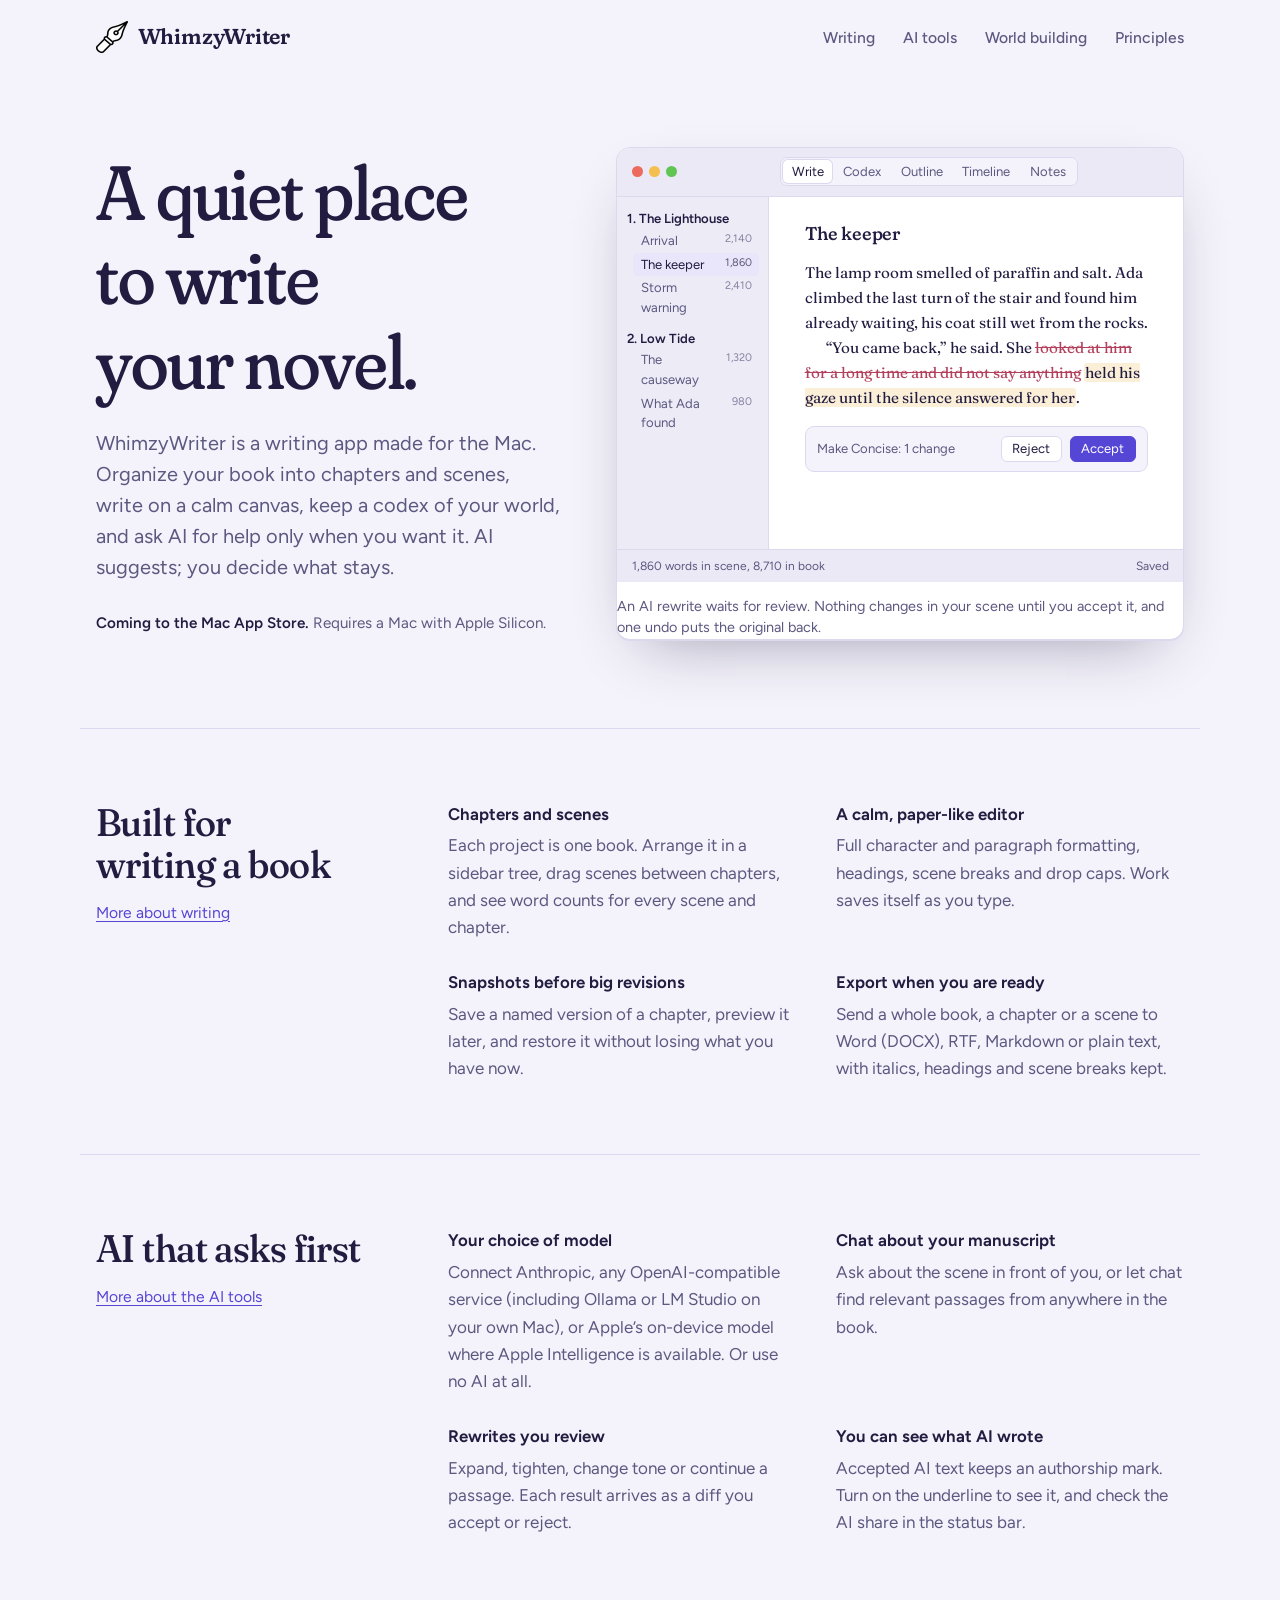
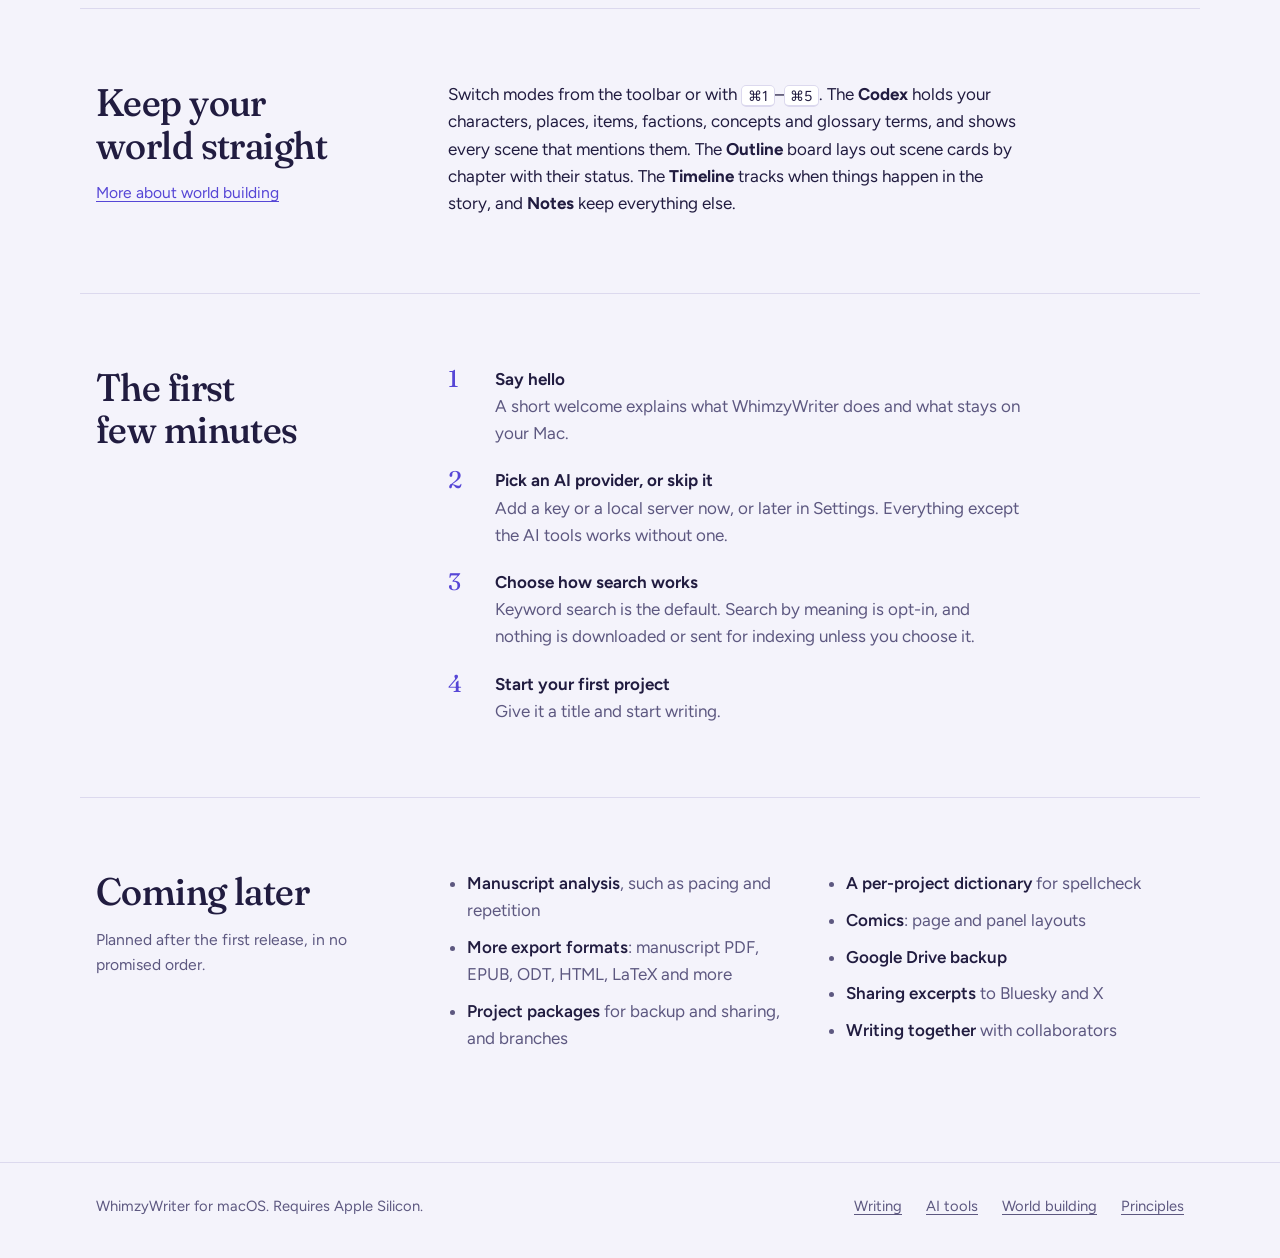
<file: index.html>
<!DOCTYPE html>
<html lang="en">
<head>
<meta charset="UTF-8">
<meta name="viewport" content="width=device-width, initial-scale=1.0">
<title>WhimzyWriter — a writing app for novelists on the Mac</title>
<meta name="description" content="WhimzyWriter is a native macOS app for writing fiction: chapters and scenes, a calm editor, snapshots, a story codex, and AI tools that propose changes for you to review.">
<link rel="icon" type="image/png" href="./assets/icon-64.png">
<link rel="apple-touch-icon" href="./assets/icon-256.png">
<link rel="preconnect" href="https://fonts.googleapis.com">
<link rel="preconnect" href="https://fonts.gstatic.com" crossorigin>
<link href="https://fonts.googleapis.com/css2?family=Figtree:ital,wght@0,400..700;1,400..700&family=Fraunces:ital,opsz,wght,SOFT,WONK@0,9..144,300..700,0..100,0..1;1,9..144,300..700,0..100,0..1&display=swap" rel="stylesheet">
<link rel="stylesheet" href="./css/site.css">
<script>document.documentElement.classList.add("js");</script>
</head>
<body>
<a class="skip-link" href="#main">Skip to content</a>

<header class="site-header">
  <a class="wordmark" href="./"><img src="./assets/icon-64.png" alt="" width="32" height="32">WhimzyWriter</a>
  <button class="nav-toggle" type="button" aria-expanded="false" aria-controls="site-nav">Menu</button>
  <nav class="site-nav" id="site-nav" aria-label="Main">
    <ul>
      <li><a href="./editor/">Writing</a></li>
      <li><a href="./agents/">AI tools</a></li>
      <li><a href="./world/">World building</a></li>
      <li><a href="./philosophy/">Principles</a></li>
    </ul>
  </nav>
</header>

<main id="main">

<section class="hero" aria-labelledby="hero-title">
  <div>
    <h1 id="hero-title">A quiet place to write your novel.</h1>
    <p class="lede">WhimzyWriter is a writing app made for the Mac. Organize your book into chapters and scenes, write on a calm canvas, keep a codex of your world, and ask AI for help only when you want it. AI suggests; you decide what stays.</p>
    <p class="availability"><strong>Coming to the Mac App Store.</strong> Requires a Mac with Apple Silicon.</p>
  </div>

  <figure class="window">
    <div aria-hidden="true">
      <div class="window-bar">
        <div class="lights"><span></span><span></span><span></span></div>
        <div class="modes"><span class="on">Write</span><span>Codex</span><span>Outline</span><span>Timeline</span><span>Notes</span></div>
      </div>
      <div class="window-body">
        <div class="tree">
          <p class="ch">1. The Lighthouse</p>
          <p class="sc"><span>Arrival</span><small>2,140</small></p>
          <p class="sc on"><span>The keeper</span><small>1,860</small></p>
          <p class="sc"><span>Storm warning</span><small>2,410</small></p>
          <p class="ch">2. Low Tide</p>
          <p class="sc"><span>The causeway</span><small>1,320</small></p>
          <p class="sc"><span>What Ada found</span><small>980</small></p>
        </div>
        <div class="canvas">
          <h3>The keeper</h3>
          <p>The lamp room smelled of paraffin and salt. Ada climbed the last turn of the stair and found him already waiting, his coat still wet from the rocks.</p>
          <p>“You came back,” he said. She <span class="mark-del">looked at him for a long time and did not say anything</span> <span class="mark-ins">held his gaze until the silence answered for her</span>.</p>
          <div class="review">
            <span class="what">Make Concise: 1 change</span>
            <span class="btn">Reject</span>
            <span class="btn accept">Accept</span>
          </div>
        </div>
      </div>
      <div class="status"><span>1,860 words in scene, 8,710 in book</span><span>Saved</span></div>
    </div>
    <figcaption class="window-caption">An AI rewrite waits for review. Nothing changes in your scene until you accept it, and one undo puts the original back.</figcaption>
  </figure>
</section>

<section class="chapter" aria-labelledby="write-title">
  <header>
    <h2 id="write-title">Built for writing a book</h2>
    <p><a href="./editor/">More about writing</a></p>
  </header>
  <div class="chapter-body">
    <dl class="features">
      <div>
        <dt>Chapters and scenes</dt>
        <dd>Each project is one book. Arrange it in a sidebar tree, drag scenes between chapters, and see word counts for every scene and chapter.</dd>
      </div>
      <div>
        <dt>A calm, paper-like editor</dt>
        <dd>Full character and paragraph formatting, headings, scene breaks and drop caps. Work saves itself as you type.</dd>
      </div>
      <div>
        <dt>Snapshots before big revisions</dt>
        <dd>Save a named version of a chapter, preview it later, and restore it without losing what you have now.</dd>
      </div>
      <div>
        <dt>Export when you are ready</dt>
        <dd>Send a whole book, a chapter or a scene to Word (DOCX), RTF, Markdown or plain text, with italics, headings and scene breaks kept.</dd>
      </div>
    </dl>
  </div>
</section>

<section class="chapter" aria-labelledby="ai-title">
  <header>
    <h2 id="ai-title">AI that asks first</h2>
    <p><a href="./agents/">More about the AI tools</a></p>
  </header>
  <div class="chapter-body">
    <dl class="features">
      <div>
        <dt>Your choice of model</dt>
        <dd>Connect Anthropic, any OpenAI-compatible service (including Ollama or LM Studio on your own Mac), or Apple’s on-device model where Apple Intelligence is available. Or use no AI at all.</dd>
      </div>
      <div>
        <dt>Chat about your manuscript</dt>
        <dd>Ask about the scene in front of you, or let chat find relevant passages from anywhere in the book.</dd>
      </div>
      <div>
        <dt>Rewrites you review</dt>
        <dd>Expand, tighten, change tone or continue a passage. Each result arrives as a diff you accept or reject.</dd>
      </div>
      <div>
        <dt>You can see what AI wrote</dt>
        <dd>Accepted AI text keeps an authorship mark. Turn on the underline to see it, and check the AI share in the status bar.</dd>
      </div>
    </dl>
  </div>
</section>

<section class="chapter" aria-labelledby="world-title">
  <header>
    <h2 id="world-title">Keep your world straight</h2>
    <p><a href="./world/">More about world building</a></p>
  </header>
  <div class="chapter-body">
    <p>Switch modes from the toolbar or with <kbd>⌘1</kbd>–<kbd>⌘5</kbd>. The <strong>Codex</strong> holds your characters, places, items, factions, concepts and glossary terms, and shows every scene that mentions them. The <strong>Outline</strong> board lays out scene cards by chapter with their status. The <strong>Timeline</strong> tracks when things happen in the story, and <strong>Notes</strong> keep everything else.</p>
  </div>
</section>

<section class="chapter" aria-labelledby="start-title">
  <header>
    <h2 id="start-title">The first few minutes</h2>
  </header>
  <div class="chapter-body">
    <ol class="steps">
      <li><div><strong>Say hello</strong><span>A short welcome explains what WhimzyWriter does and what stays on your Mac.</span></div></li>
      <li><div><strong>Pick an AI provider, or skip it</strong><span>Add a key or a local server now, or later in Settings. Everything except the AI tools works without one.</span></div></li>
      <li><div><strong>Choose how search works</strong><span>Keyword search is the default. Search by meaning is opt-in, and nothing is downloaded or sent for indexing unless you choose it.</span></div></li>
      <li><div><strong>Start your first project</strong><span>Give it a title and start writing.</span></div></li>
    </ol>
  </div>
</section>

<section class="chapter" aria-labelledby="coming-title">
  <header>
    <h2 id="coming-title">Coming later</h2>
    <p>Planned after the first release, in no promised order.</p>
  </header>
  <div class="chapter-body">
    <ul class="coming">
      <li><strong>Manuscript analysis</strong>, such as pacing and repetition</li>
      <li><strong>More export formats</strong>: manuscript PDF, EPUB, ODT, HTML, LaTeX and more</li>
      <li><strong>Project packages</strong> for backup and sharing, and branches</li>
      <li><strong>A per-project dictionary</strong> for spellcheck</li>
      <li><strong>Comics</strong>: page and panel layouts</li>
      <li><strong>Google Drive backup</strong></li>
      <li><strong>Sharing excerpts</strong> to Bluesky and X</li>
      <li><strong>Writing together</strong> with collaborators</li>
    </ul>
  </div>
</section>

</main>

<footer class="site-footer">
  <div class="wrap">
    <p>WhimzyWriter for macOS. Requires Apple Silicon.</p>
    <ul>
      <li><a href="./editor/">Writing</a></li>
      <li><a href="./agents/">AI tools</a></li>
      <li><a href="./world/">World building</a></li>
      <li><a href="./philosophy/">Principles</a></li>
    </ul>
  </div>
</footer>

<script src="./js/site.js"></script>
</body>
</html>
</file>
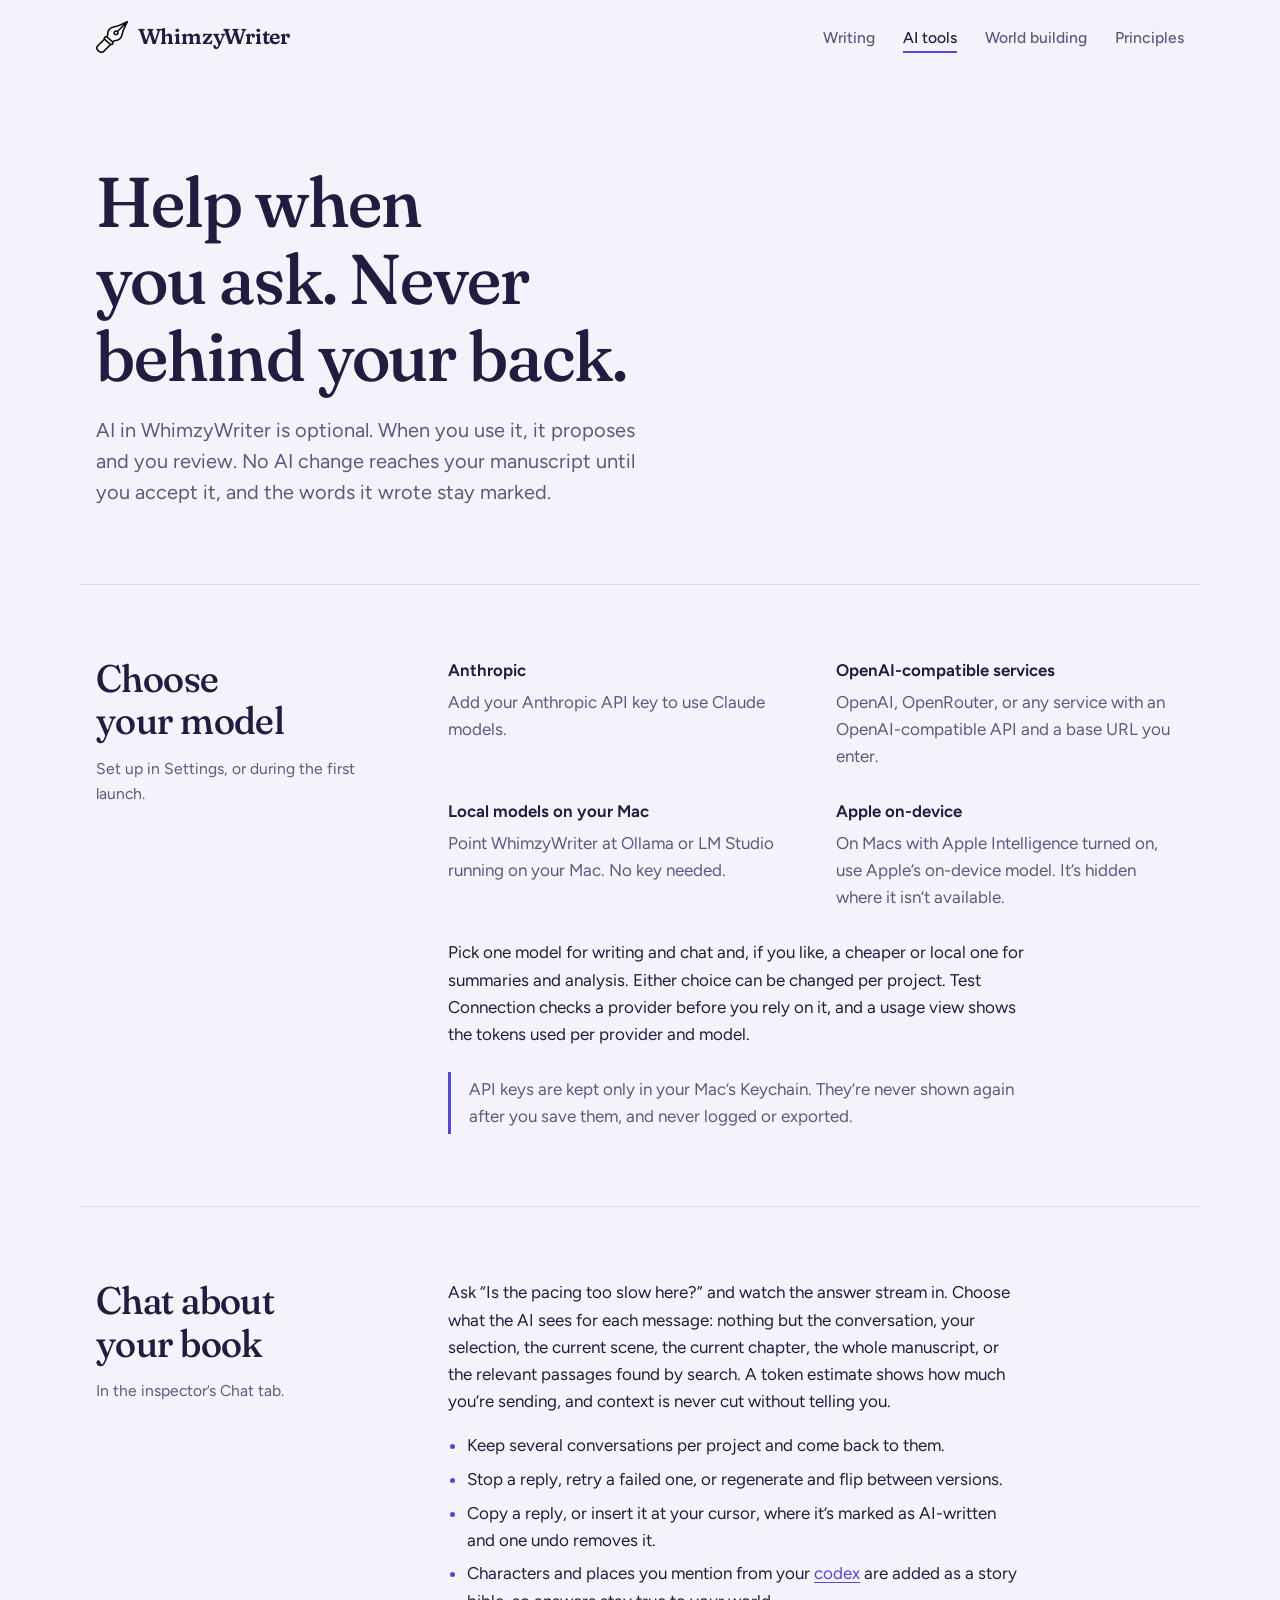
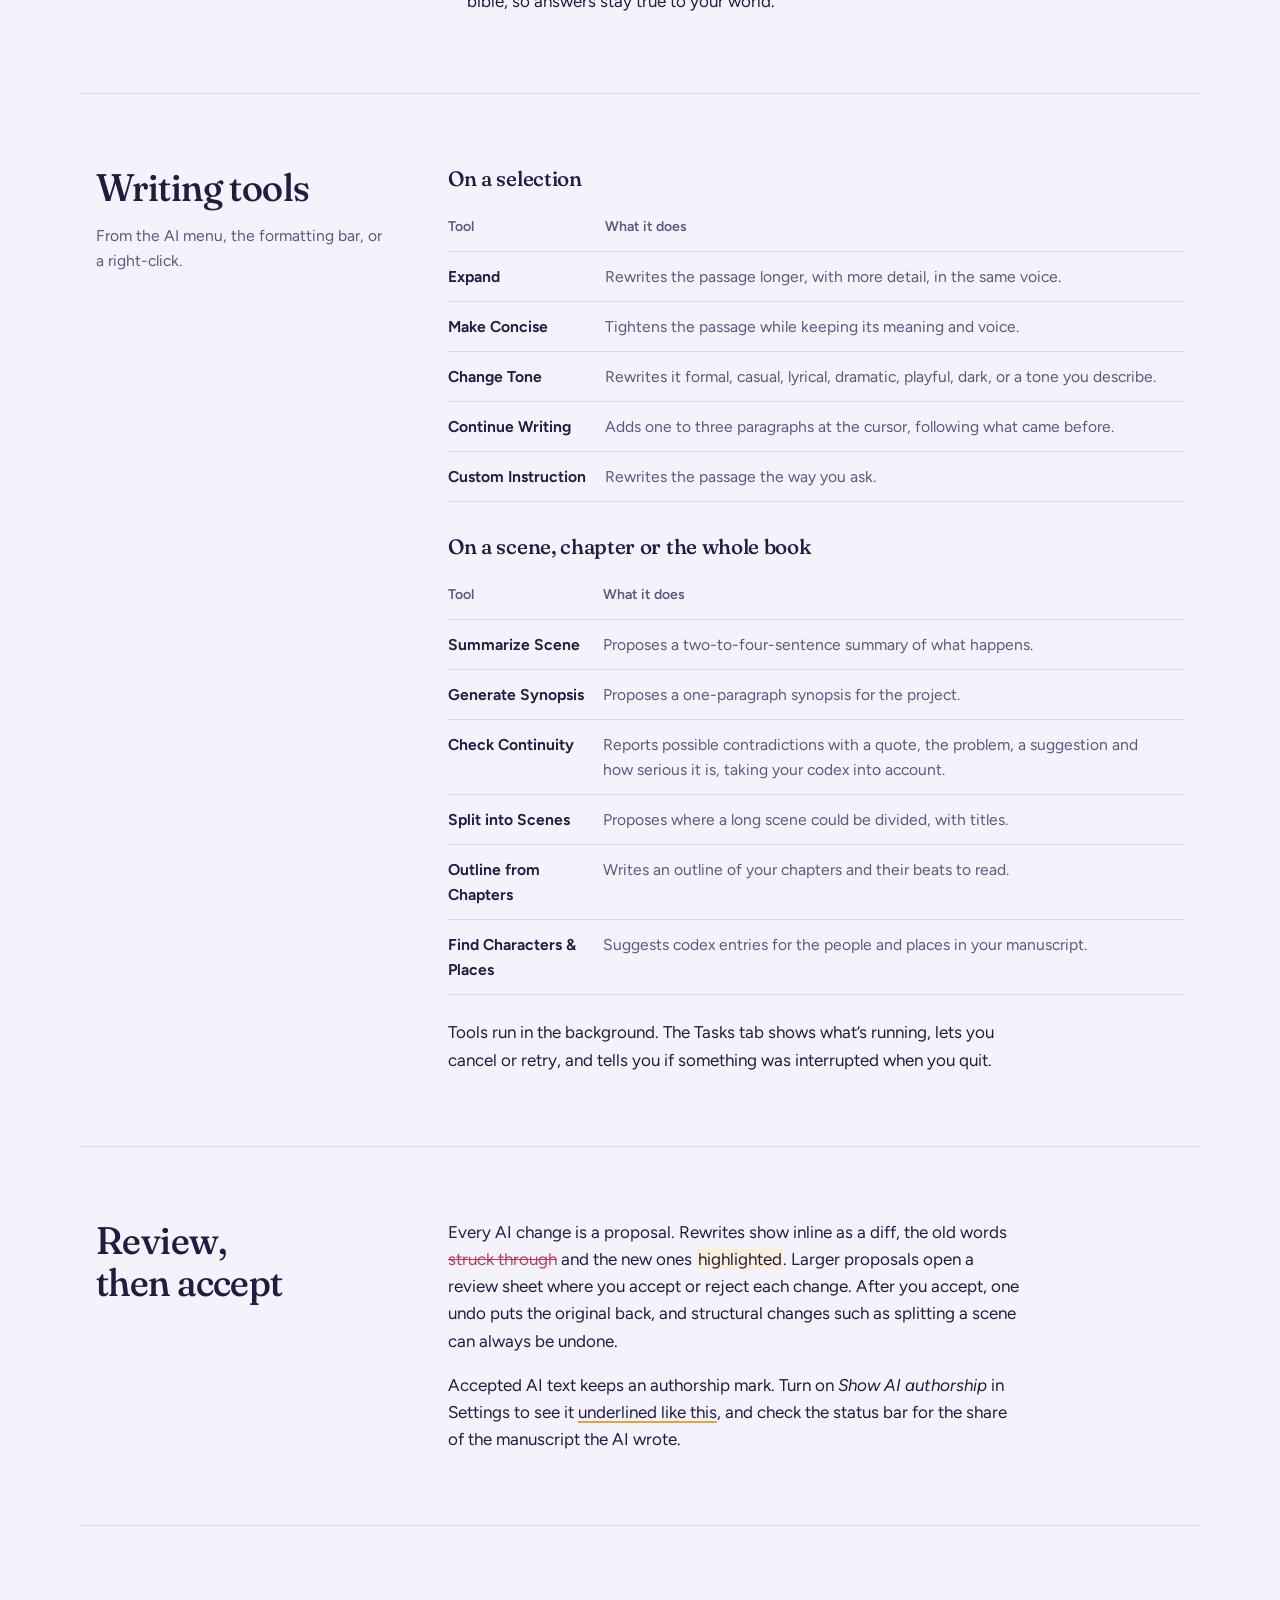
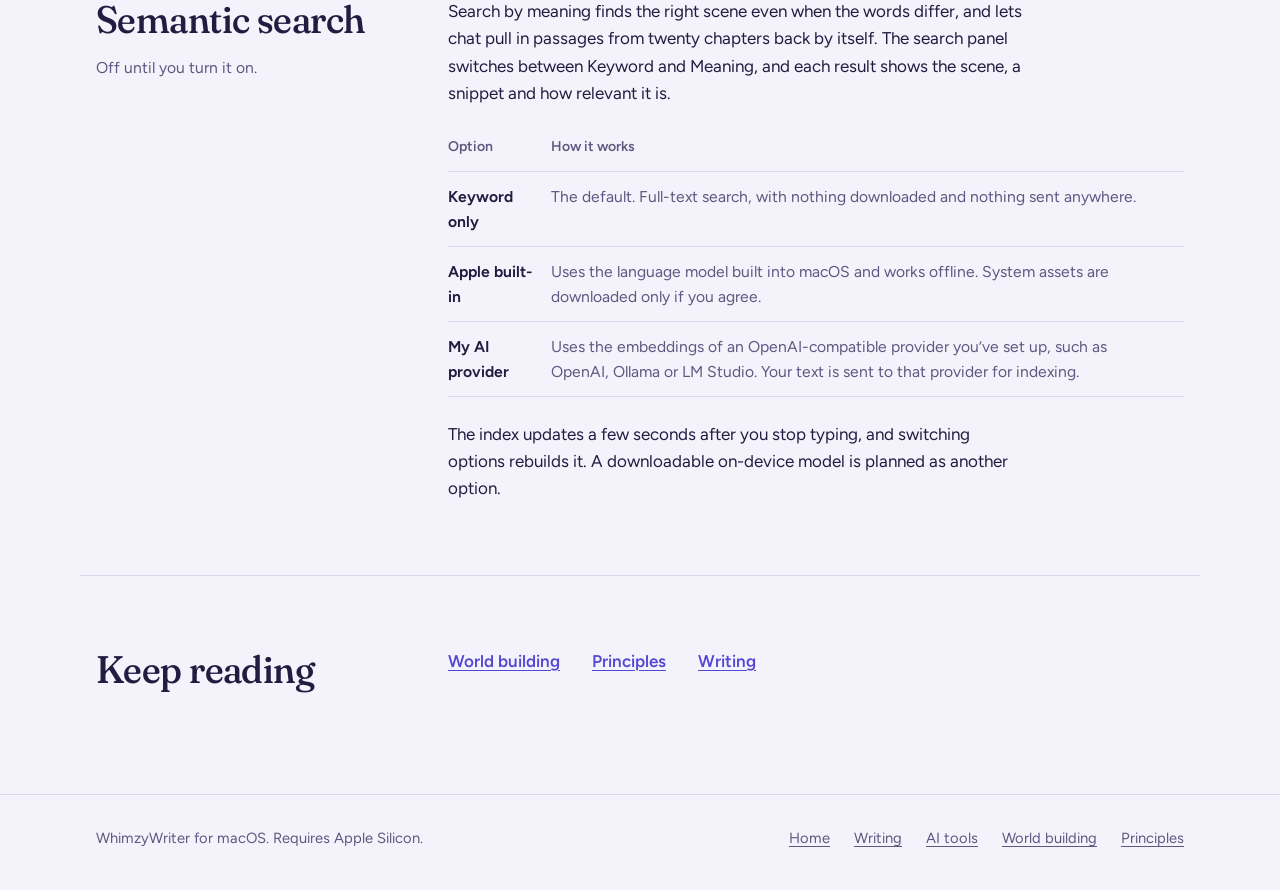
<file: agents/index.html>
<!DOCTYPE html>
<html lang="en">
<head>
<meta charset="UTF-8">
<meta name="viewport" content="width=device-width, initial-scale=1.0">
<title>AI tools in WhimzyWriter</title>
<meta name="description" content="How WhimzyWriter uses AI: your choice of provider, chat about your manuscript, inline rewrites and whole-text tools that propose changes for review, and opt-in semantic search.">
<link rel="icon" type="image/png" href="../assets/icon-64.png">
<link rel="apple-touch-icon" href="../assets/icon-256.png">
<link rel="preconnect" href="https://fonts.googleapis.com">
<link rel="preconnect" href="https://fonts.gstatic.com" crossorigin>
<link href="https://fonts.googleapis.com/css2?family=Figtree:ital,wght@0,400..700;1,400..700&family=Fraunces:ital,opsz,wght,SOFT,WONK@0,9..144,300..700,0..100,0..1;1,9..144,300..700,0..100,0..1&display=swap" rel="stylesheet">
<link rel="stylesheet" href="../css/site.css">
<script>document.documentElement.classList.add("js");</script>
</head>
<body>
<a class="skip-link" href="#main">Skip to content</a>

<header class="site-header">
  <a class="wordmark" href="../"><img src="../assets/icon-64.png" alt="" width="32" height="32">WhimzyWriter</a>
  <button class="nav-toggle" type="button" aria-expanded="false" aria-controls="site-nav">Menu</button>
  <nav class="site-nav" id="site-nav" aria-label="Main">
    <ul>
      <li><a href="../editor/">Writing</a></li>
      <li><a href="../agents/" aria-current="page">AI tools</a></li>
      <li><a href="../world/">World building</a></li>
      <li><a href="../philosophy/">Principles</a></li>
    </ul>
  </nav>
</header>

<main id="main">

<div class="page-intro">
  <h1>Help when you ask. Never behind your back.</h1>
  <p class="lede">AI in WhimzyWriter is optional. When you use it, it proposes and you review. No AI change reaches your manuscript until you accept it, and the words it wrote stay marked.</p>
</div>

<section class="chapter" aria-labelledby="providers">
  <header>
    <h2 id="providers">Choose your model</h2>
    <p>Set up in Settings, or during the first launch.</p>
  </header>
  <div class="chapter-body">
    <dl class="features">
      <div>
        <dt>Anthropic</dt>
        <dd>Add your Anthropic API key to use Claude models.</dd>
      </div>
      <div>
        <dt>OpenAI-compatible services</dt>
        <dd>OpenAI, OpenRouter, or any service with an OpenAI-compatible API and a base URL you enter.</dd>
      </div>
      <div>
        <dt>Local models on your Mac</dt>
        <dd>Point WhimzyWriter at Ollama or LM Studio running on your Mac. No key needed.</dd>
      </div>
      <div>
        <dt>Apple on-device</dt>
        <dd>On Macs with Apple Intelligence turned on, use Apple’s on-device model. It’s hidden where it isn’t available.</dd>
      </div>
    </dl>
    <p style="margin-top:1.75rem">Pick one model for writing and chat and, if you like, a cheaper or local one for summaries and analysis. Either choice can be changed per project. Test Connection checks a provider before you rely on it, and a usage view shows the tokens used per provider and model.</p>
    <p class="note">API keys are kept only in your Mac’s Keychain. They’re never shown again after you save them, and never logged or exported.</p>
  </div>
</section>

<section class="chapter" aria-labelledby="chat">
  <header>
    <h2 id="chat">Chat about your book</h2>
    <p>In the inspector’s Chat tab.</p>
  </header>
  <div class="chapter-body">
    <p>Ask “Is the pacing too slow here?” and watch the answer stream in. Choose what the AI sees for each message: nothing but the conversation, your selection, the current scene, the current chapter, the whole manuscript, or the relevant passages found by search. A token estimate shows how much you’re sending, and context is never cut without telling you.</p>
    <ul class="plain-list">
      <li>Keep several conversations per project and come back to them.</li>
      <li>Stop a reply, retry a failed one, or regenerate and flip between versions.</li>
      <li>Copy a reply, or insert it at your cursor, where it’s marked as AI-written and one undo removes it.</li>
      <li>Characters and places you mention from your <a href="../world/#codex">codex</a> are added as a story bible, so answers stay true to your world.</li>
    </ul>
  </div>
</section>

<section class="chapter" aria-labelledby="tools">
  <header>
    <h2 id="tools">Writing tools</h2>
    <p>From the AI menu, the formatting bar, or a right-click.</p>
  </header>
  <div class="chapter-body">
    <h3 style="margin-bottom:0.75rem">On a selection</h3>
    <div class="table-scroll">
      <table class="catalog">
        <thead><tr><th scope="col">Tool</th><th scope="col">What it does</th></tr></thead>
        <tbody>
          <tr><th scope="row">Expand</th><td>Rewrites the passage longer, with more detail, in the same voice.</td></tr>
          <tr><th scope="row">Make Concise</th><td>Tightens the passage while keeping its meaning and voice.</td></tr>
          <tr><th scope="row">Change Tone</th><td>Rewrites it formal, casual, lyrical, dramatic, playful, dark, or a tone you describe.</td></tr>
          <tr><th scope="row">Continue Writing</th><td>Adds one to three paragraphs at the cursor, following what came before.</td></tr>
          <tr><th scope="row">Custom Instruction</th><td>Rewrites the passage the way you ask.</td></tr>
        </tbody>
      </table>
    </div>
    <h3 style="margin:2rem 0 0.75rem">On a scene, chapter or the whole book</h3>
    <div class="table-scroll">
      <table class="catalog">
        <thead><tr><th scope="col">Tool</th><th scope="col">What it does</th></tr></thead>
        <tbody>
          <tr><th scope="row">Summarize Scene</th><td>Proposes a two-to-four-sentence summary of what happens.</td></tr>
          <tr><th scope="row">Generate Synopsis</th><td>Proposes a one-paragraph synopsis for the project.</td></tr>
          <tr><th scope="row">Check Continuity</th><td>Reports possible contradictions with a quote, the problem, a suggestion and how serious it is, taking your codex into account.</td></tr>
          <tr><th scope="row">Split into Scenes</th><td>Proposes where a long scene could be divided, with titles.</td></tr>
          <tr><th scope="row">Outline from Chapters</th><td>Writes an outline of your chapters and their beats to read.</td></tr>
          <tr><th scope="row">Find Characters &amp; Places</th><td>Suggests codex entries for the people and places in your manuscript.</td></tr>
        </tbody>
      </table>
    </div>
    <p>Tools run in the background. The Tasks tab shows what’s running, lets you cancel or retry, and tells you if something was interrupted when you quit.</p>
  </div>
</section>

<section class="chapter" aria-labelledby="review">
  <header>
    <h2 id="review">Review, then accept</h2>
  </header>
  <div class="chapter-body">
    <p>Every AI change is a proposal. Rewrites show inline as a diff, the old words <span class="mark-del">struck through</span> and the new ones <span class="mark-ins">highlighted</span>. Larger proposals open a review sheet where you accept or reject each change. After you accept, one undo puts the original back, and structural changes such as splitting a scene can always be undone.</p>
    <p>Accepted AI text keeps an authorship mark. Turn on <em>Show AI authorship</em> in Settings to see it <span class="mark-ai">underlined like this</span>, and check the status bar for the share of the manuscript the AI wrote.</p>
  </div>
</section>

<section class="chapter" aria-labelledby="search">
  <header>
    <h2 id="search">Semantic search</h2>
    <p>Off until you turn it on.</p>
  </header>
  <div class="chapter-body">
    <p>Search by meaning finds the right scene even when the words differ, and lets chat pull in passages from twenty chapters back by itself. The search panel switches between Keyword and Meaning, and each result shows the scene, a snippet and how relevant it is.</p>
    <div class="table-scroll">
      <table class="catalog">
        <thead><tr><th scope="col">Option</th><th scope="col">How it works</th></tr></thead>
        <tbody>
          <tr><th scope="row">Keyword only</th><td>The default. Full-text search, with nothing downloaded and nothing sent anywhere.</td></tr>
          <tr><th scope="row">Apple built-in</th><td>Uses the language model built into macOS and works offline. System assets are downloaded only if you agree.</td></tr>
          <tr><th scope="row">My AI provider</th><td>Uses the embeddings of an OpenAI-compatible provider you’ve set up, such as OpenAI, Ollama or LM Studio. Your text is sent to that provider for indexing.</td></tr>
        </tbody>
      </table>
    </div>
    <p>The index updates a few seconds after you stop typing, and switching options rebuilds it. A downloadable on-device model is planned as another option.</p>
  </div>
</section>

<section class="chapter" aria-labelledby="next">
  <header>
    <h2 id="next">Keep reading</h2>
  </header>
  <div class="chapter-body">
    <ul class="next-pages">
      <li><a href="../world/">World building</a></li>
      <li><a href="../philosophy/">Principles</a></li>
      <li><a href="../editor/">Writing</a></li>
    </ul>
  </div>
</section>

</main>

<footer class="site-footer">
  <div class="wrap">
    <p>WhimzyWriter for macOS. Requires Apple Silicon.</p>
    <ul>
      <li><a href="../">Home</a></li>
      <li><a href="../editor/">Writing</a></li>
      <li><a href="../agents/">AI tools</a></li>
      <li><a href="../world/">World building</a></li>
      <li><a href="../philosophy/">Principles</a></li>
    </ul>
  </div>
</footer>

<script src="../js/site.js"></script>
</body>
</html>
</file>
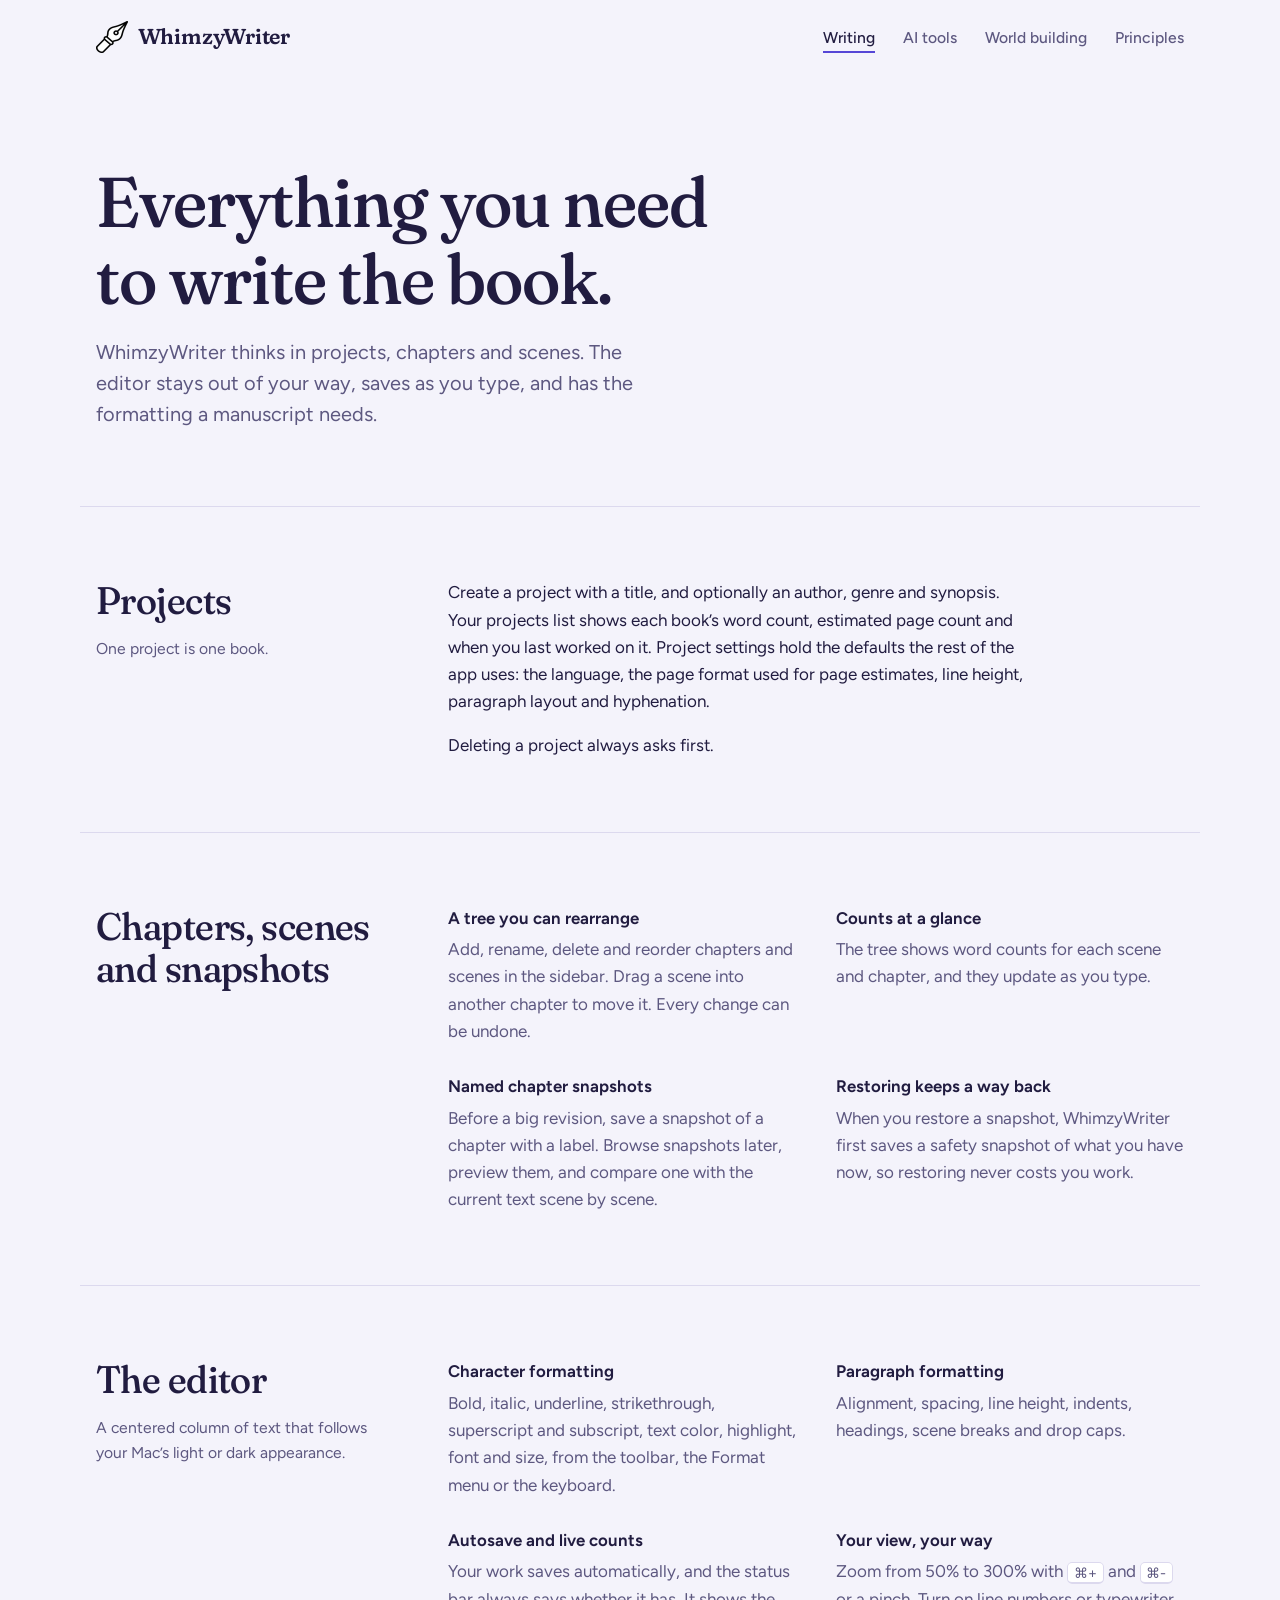
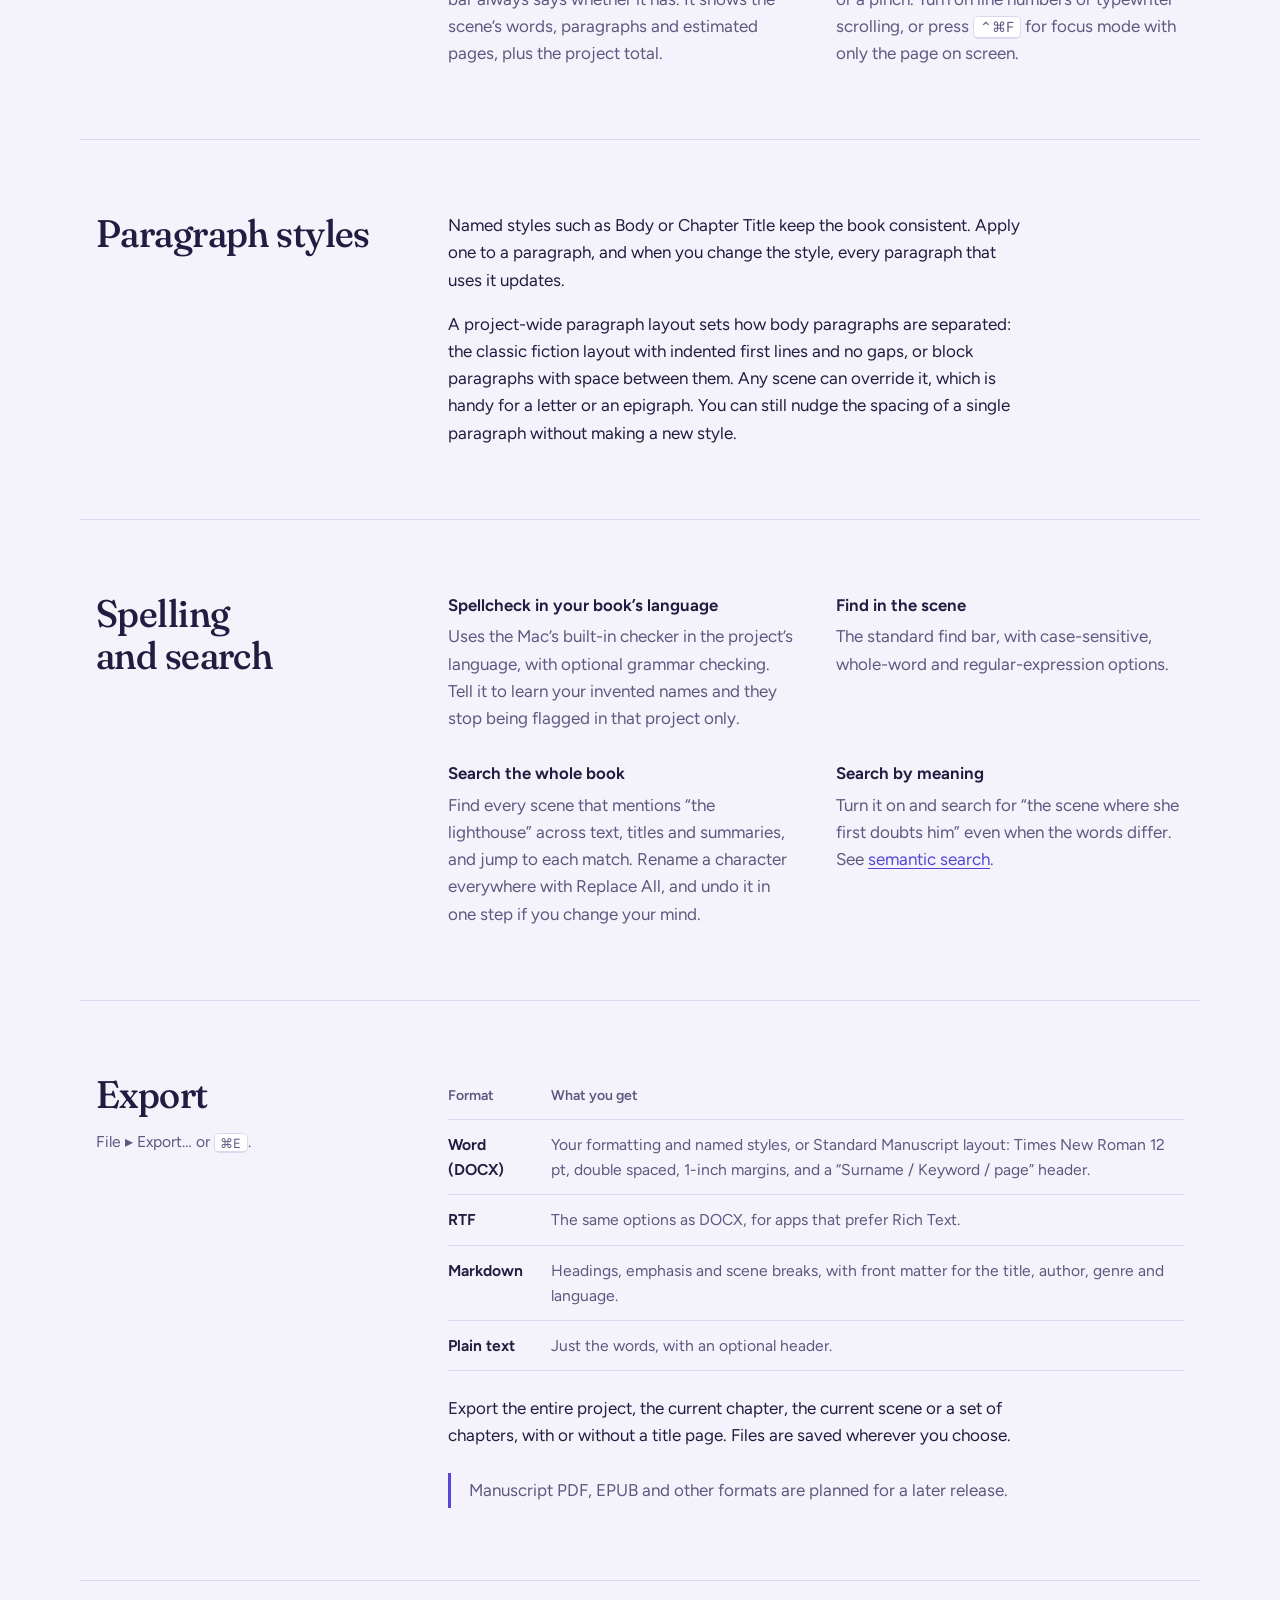
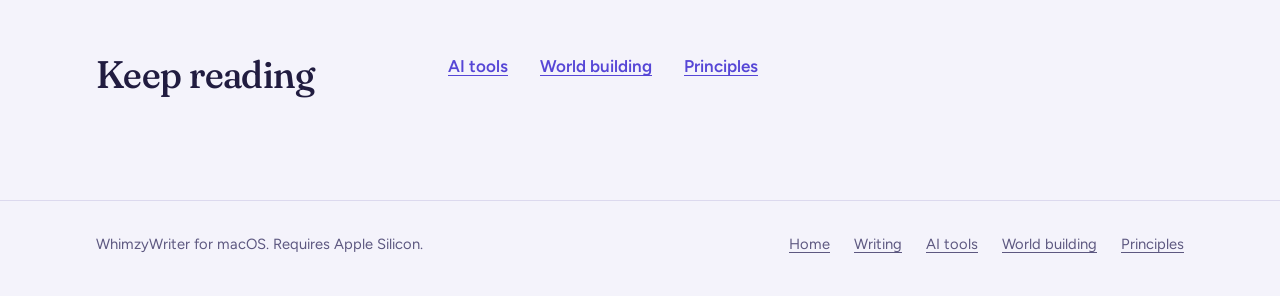
<file: editor/index.html>
<!DOCTYPE html>
<html lang="en">
<head>
<meta charset="UTF-8">
<meta name="viewport" content="width=device-width, initial-scale=1.0">
<title>Writing in WhimzyWriter</title>
<meta name="description" content="Projects, chapters and scenes, snapshots, a full-featured editor, paragraph styles, spellcheck, search and export in WhimzyWriter for macOS.">
<link rel="icon" type="image/png" href="../assets/icon-64.png">
<link rel="apple-touch-icon" href="../assets/icon-256.png">
<link rel="preconnect" href="https://fonts.googleapis.com">
<link rel="preconnect" href="https://fonts.gstatic.com" crossorigin>
<link href="https://fonts.googleapis.com/css2?family=Figtree:ital,wght@0,400..700;1,400..700&family=Fraunces:ital,opsz,wght,SOFT,WONK@0,9..144,300..700,0..100,0..1;1,9..144,300..700,0..100,0..1&display=swap" rel="stylesheet">
<link rel="stylesheet" href="../css/site.css">
<script>document.documentElement.classList.add("js");</script>
</head>
<body>
<a class="skip-link" href="#main">Skip to content</a>

<header class="site-header">
  <a class="wordmark" href="../"><img src="../assets/icon-64.png" alt="" width="32" height="32">WhimzyWriter</a>
  <button class="nav-toggle" type="button" aria-expanded="false" aria-controls="site-nav">Menu</button>
  <nav class="site-nav" id="site-nav" aria-label="Main">
    <ul>
      <li><a href="../editor/" aria-current="page">Writing</a></li>
      <li><a href="../agents/">AI tools</a></li>
      <li><a href="../world/">World building</a></li>
      <li><a href="../philosophy/">Principles</a></li>
    </ul>
  </nav>
</header>

<main id="main">

<div class="page-intro">
  <h1>Everything you need to write the book.</h1>
  <p class="lede">WhimzyWriter thinks in projects, chapters and scenes. The editor stays out of your way, saves as you type, and has the formatting a manuscript needs.</p>
</div>

<section class="chapter" aria-labelledby="projects">
  <header>
    <h2 id="projects">Projects</h2>
    <p>One project is one book.</p>
  </header>
  <div class="chapter-body">
    <p>Create a project with a title, and optionally an author, genre and synopsis. Your projects list shows each book’s word count, estimated page count and when you last worked on it. Project settings hold the defaults the rest of the app uses: the language, the page format used for page estimates, line height, paragraph layout and hyphenation.</p>
    <p>Deleting a project always asks first.</p>
  </div>
</section>

<section class="chapter" aria-labelledby="structure">
  <header>
    <h2 id="structure">Chapters, scenes and snapshots</h2>
  </header>
  <div class="chapter-body">
    <dl class="features">
      <div>
        <dt>A tree you can rearrange</dt>
        <dd>Add, rename, delete and reorder chapters and scenes in the sidebar. Drag a scene into another chapter to move it. Every change can be undone.</dd>
      </div>
      <div>
        <dt>Counts at a glance</dt>
        <dd>The tree shows word counts for each scene and chapter, and they update as you type.</dd>
      </div>
      <div>
        <dt>Named chapter snapshots</dt>
        <dd>Before a big revision, save a snapshot of a chapter with a label. Browse snapshots later, preview them, and compare one with the current text scene by scene.</dd>
      </div>
      <div>
        <dt>Restoring keeps a way back</dt>
        <dd>When you restore a snapshot, WhimzyWriter first saves a safety snapshot of what you have now, so restoring never costs you work.</dd>
      </div>
    </dl>
  </div>
</section>

<section class="chapter" aria-labelledby="editor">
  <header>
    <h2 id="editor">The editor</h2>
    <p>A centered column of text that follows your Mac’s light or dark appearance.</p>
  </header>
  <div class="chapter-body">
    <dl class="features">
      <div>
        <dt>Character formatting</dt>
        <dd>Bold, italic, underline, strikethrough, superscript and subscript, text color, highlight, font and size, from the toolbar, the Format menu or the keyboard.</dd>
      </div>
      <div>
        <dt>Paragraph formatting</dt>
        <dd>Alignment, spacing, line height, indents, headings, scene breaks and drop caps.</dd>
      </div>
      <div>
        <dt>Autosave and live counts</dt>
        <dd>Your work saves automatically, and the status bar always says whether it has. It shows the scene’s words, paragraphs and estimated pages, plus the project total.</dd>
      </div>
      <div>
        <dt>Your view, your way</dt>
        <dd>Zoom from 50% to 300% with <kbd>⌘+</kbd> and <kbd>⌘-</kbd> or a pinch. Turn on line numbers or typewriter scrolling, or press <kbd>⌃⌘F</kbd> for focus mode with only the page on screen.</dd>
      </div>
    </dl>
  </div>
</section>

<section class="chapter" aria-labelledby="styles">
  <header>
    <h2 id="styles">Paragraph styles</h2>
  </header>
  <div class="chapter-body">
    <p>Named styles such as Body or Chapter Title keep the book consistent. Apply one to a paragraph, and when you change the style, every paragraph that uses it updates.</p>
    <p>A project-wide paragraph layout sets how body paragraphs are separated: the classic fiction layout with indented first lines and no gaps, or block paragraphs with space between them. Any scene can override it, which is handy for a letter or an epigraph. You can still nudge the spacing of a single paragraph without making a new style.</p>
  </div>
</section>

<section class="chapter" aria-labelledby="checking">
  <header>
    <h2 id="checking">Spelling and search</h2>
  </header>
  <div class="chapter-body">
    <dl class="features">
      <div>
        <dt>Spellcheck in your book’s language</dt>
        <dd>Uses the Mac’s built-in checker in the project’s language, with optional grammar checking. Tell it to learn your invented names and they stop being flagged in that project only.</dd>
      </div>
      <div>
        <dt>Find in the scene</dt>
        <dd>The standard find bar, with case-sensitive, whole-word and regular-expression options.</dd>
      </div>
      <div>
        <dt>Search the whole book</dt>
        <dd>Find every scene that mentions “the lighthouse” across text, titles and summaries, and jump to each match. Rename a character everywhere with Replace All, and undo it in one step if you change your mind.</dd>
      </div>
      <div>
        <dt>Search by meaning</dt>
        <dd>Turn it on and search for “the scene where she first doubts him” even when the words differ. See <a href="../agents/#search">semantic search</a>.</dd>
      </div>
    </dl>
  </div>
</section>

<section class="chapter" aria-labelledby="export">
  <header>
    <h2 id="export">Export</h2>
    <p>File ▸ Export… or <kbd>⌘E</kbd>.</p>
  </header>
  <div class="chapter-body">
    <div class="table-scroll">
      <table class="catalog">
        <thead><tr><th scope="col">Format</th><th scope="col">What you get</th></tr></thead>
        <tbody>
          <tr><th scope="row">Word (DOCX)</th><td>Your formatting and named styles, or Standard Manuscript layout: Times New Roman 12 pt, double spaced, 1-inch margins, and a “Surname / Keyword / page” header.</td></tr>
          <tr><th scope="row">RTF</th><td>The same options as DOCX, for apps that prefer Rich Text.</td></tr>
          <tr><th scope="row">Markdown</th><td>Headings, emphasis and scene breaks, with front matter for the title, author, genre and language.</td></tr>
          <tr><th scope="row">Plain text</th><td>Just the words, with an optional header.</td></tr>
        </tbody>
      </table>
    </div>
    <p>Export the entire project, the current chapter, the current scene or a set of chapters, with or without a title page. Files are saved wherever you choose.</p>
    <p class="note">Manuscript PDF, EPUB and other formats are planned for a later release.</p>
  </div>
</section>

<section class="chapter" aria-labelledby="next">
  <header>
    <h2 id="next">Keep reading</h2>
  </header>
  <div class="chapter-body">
    <ul class="next-pages">
      <li><a href="../agents/">AI tools</a></li>
      <li><a href="../world/">World building</a></li>
      <li><a href="../philosophy/">Principles</a></li>
    </ul>
  </div>
</section>

</main>

<footer class="site-footer">
  <div class="wrap">
    <p>WhimzyWriter for macOS. Requires Apple Silicon.</p>
    <ul>
      <li><a href="../">Home</a></li>
      <li><a href="../editor/">Writing</a></li>
      <li><a href="../agents/">AI tools</a></li>
      <li><a href="../world/">World building</a></li>
      <li><a href="../philosophy/">Principles</a></li>
    </ul>
  </div>
</footer>

<script src="../js/site.js"></script>
</body>
</html>
</file>
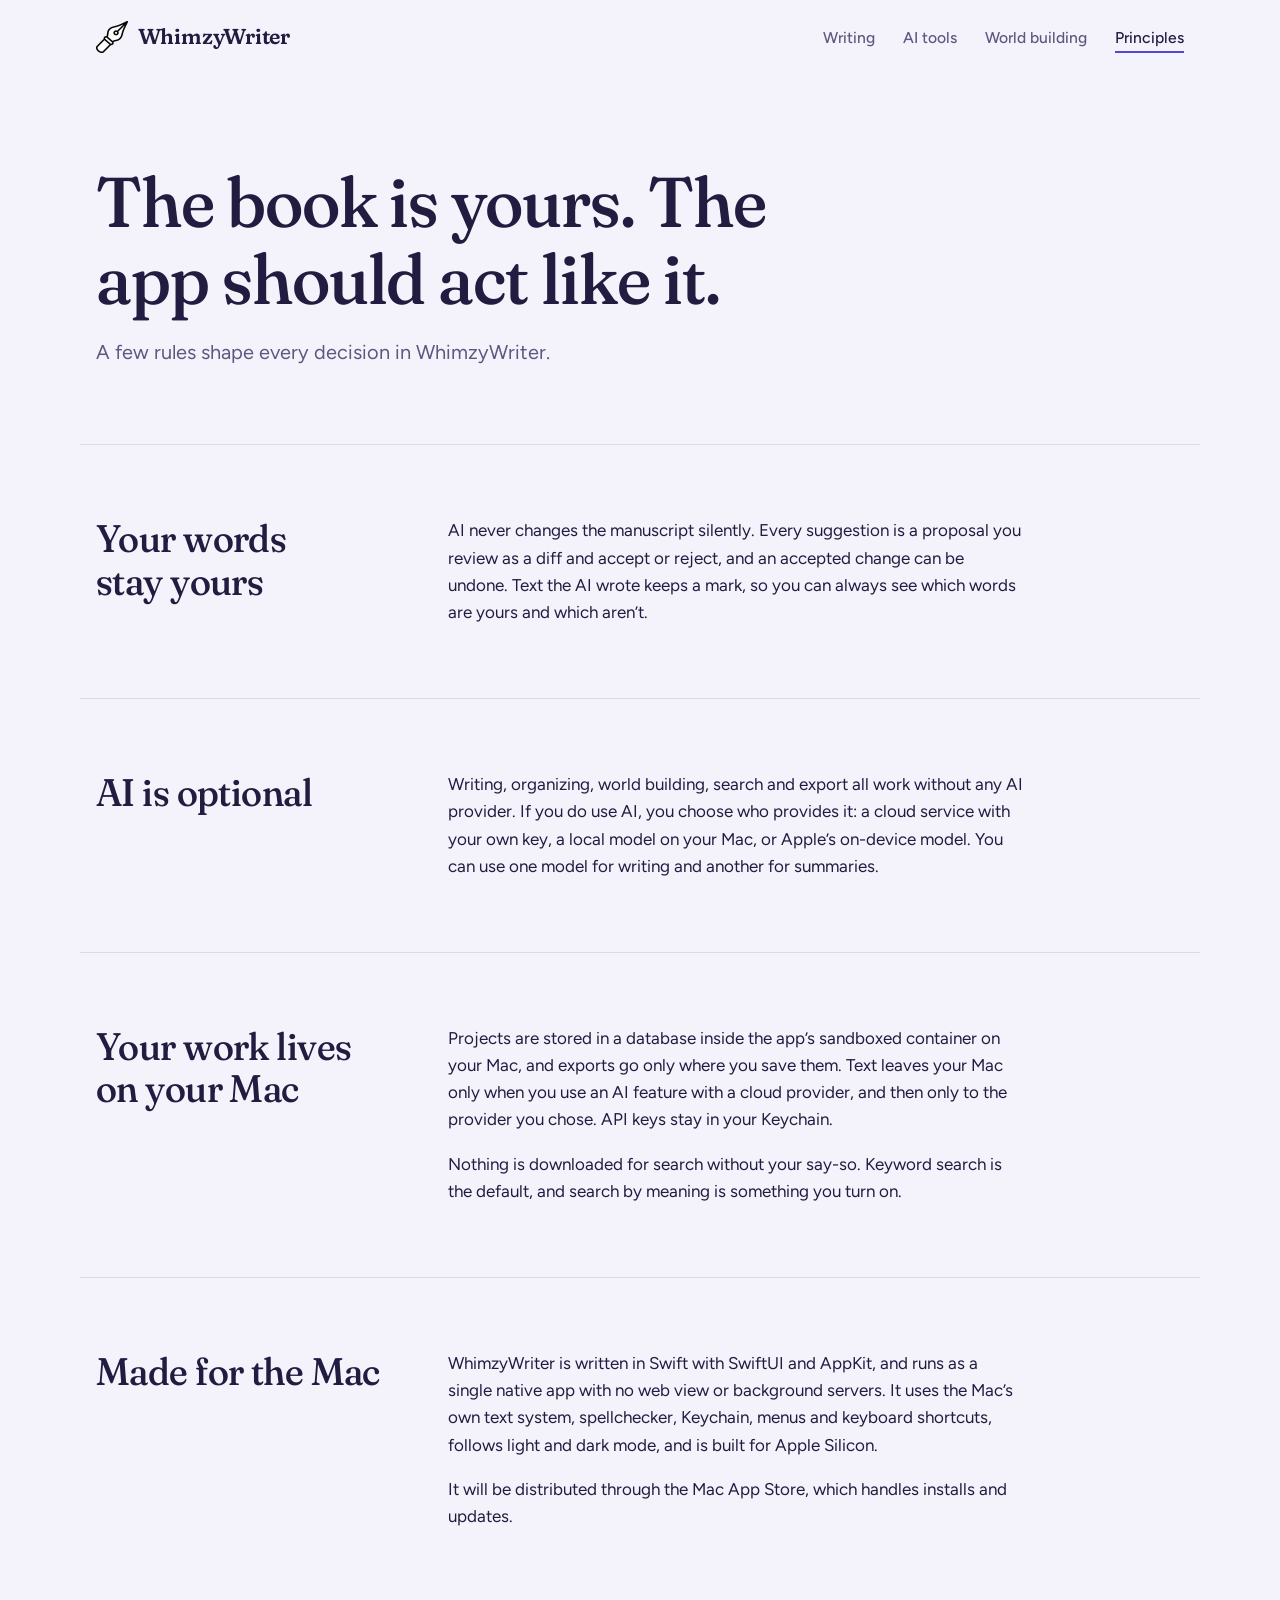
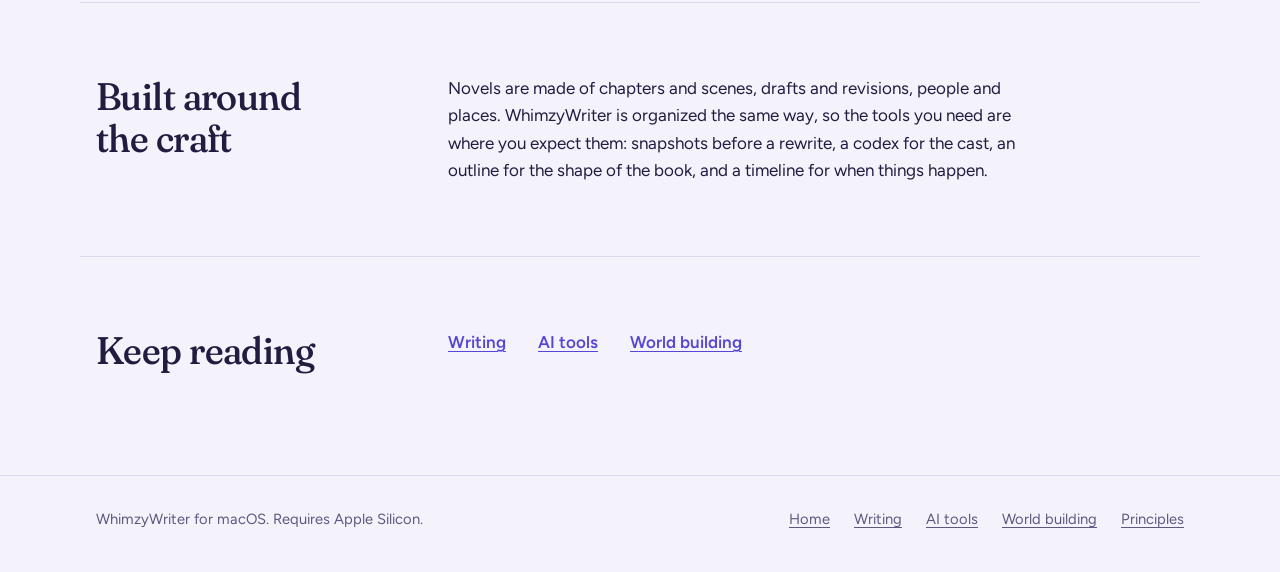
<file: philosophy/index.html>
<!DOCTYPE html>
<html lang="en">
<head>
<meta charset="UTF-8">
<meta name="viewport" content="width=device-width, initial-scale=1.0">
<title>WhimzyWriter principles</title>
<meta name="description" content="The principles behind WhimzyWriter: your words stay yours, AI is optional and never silent, your work lives on your Mac, and the app is built natively for macOS.">
<link rel="icon" type="image/png" href="../assets/icon-64.png">
<link rel="apple-touch-icon" href="../assets/icon-256.png">
<link rel="preconnect" href="https://fonts.googleapis.com">
<link rel="preconnect" href="https://fonts.gstatic.com" crossorigin>
<link href="https://fonts.googleapis.com/css2?family=Figtree:ital,wght@0,400..700;1,400..700&family=Fraunces:ital,opsz,wght,SOFT,WONK@0,9..144,300..700,0..100,0..1;1,9..144,300..700,0..100,0..1&display=swap" rel="stylesheet">
<link rel="stylesheet" href="../css/site.css">
<script>document.documentElement.classList.add("js");</script>
</head>
<body>
<a class="skip-link" href="#main">Skip to content</a>

<header class="site-header">
  <a class="wordmark" href="../"><img src="../assets/icon-64.png" alt="" width="32" height="32">WhimzyWriter</a>
  <button class="nav-toggle" type="button" aria-expanded="false" aria-controls="site-nav">Menu</button>
  <nav class="site-nav" id="site-nav" aria-label="Main">
    <ul>
      <li><a href="../editor/">Writing</a></li>
      <li><a href="../agents/">AI tools</a></li>
      <li><a href="../world/">World building</a></li>
      <li><a href="../philosophy/" aria-current="page">Principles</a></li>
    </ul>
  </nav>
</header>

<main id="main">

<div class="page-intro">
  <h1>The book is yours. The app should act like it.</h1>
  <p class="lede">A few rules shape every decision in WhimzyWriter.</p>
</div>

<section class="chapter" aria-labelledby="p-words">
  <header>
    <h2 id="p-words">Your words stay yours</h2>
  </header>
  <div class="chapter-body">
    <p>AI never changes the manuscript silently. Every suggestion is a proposal you review as a diff and accept or reject, and an accepted change can be undone. Text the AI wrote keeps a mark, so you can always see which words are yours and which aren’t.</p>
  </div>
</section>

<section class="chapter" aria-labelledby="p-optional">
  <header>
    <h2 id="p-optional">AI is optional</h2>
  </header>
  <div class="chapter-body">
    <p>Writing, organizing, world building, search and export all work without any AI provider. If you do use AI, you choose who provides it: a cloud service with your own key, a local model on your Mac, or Apple’s on-device model. You can use one model for writing and another for summaries.</p>
  </div>
</section>

<section class="chapter" aria-labelledby="p-local">
  <header>
    <h2 id="p-local">Your work lives on your Mac</h2>
  </header>
  <div class="chapter-body">
    <p>Projects are stored in a database inside the app’s sandboxed container on your Mac, and exports go only where you save them. Text leaves your Mac only when you use an AI feature with a cloud provider, and then only to the provider you chose. API keys stay in your Keychain.</p>
    <p>Nothing is downloaded for search without your say-so. Keyword search is the default, and search by meaning is something you turn on.</p>
  </div>
</section>

<section class="chapter" aria-labelledby="p-native">
  <header>
    <h2 id="p-native">Made for the Mac</h2>
  </header>
  <div class="chapter-body">
    <p>WhimzyWriter is written in Swift with SwiftUI and AppKit, and runs as a single native app with no web view or background servers. It uses the Mac’s own text system, spellchecker, Keychain, menus and keyboard shortcuts, follows light and dark mode, and is built for Apple Silicon.</p>
    <p>It will be distributed through the Mac App Store, which handles installs and updates.</p>
  </div>
</section>

<section class="chapter" aria-labelledby="p-craft">
  <header>
    <h2 id="p-craft">Built around the craft</h2>
  </header>
  <div class="chapter-body">
    <p>Novels are made of chapters and scenes, drafts and revisions, people and places. WhimzyWriter is organized the same way, so the tools you need are where you expect them: snapshots before a rewrite, a codex for the cast, an outline for the shape of the book, and a timeline for when things happen.</p>
  </div>
</section>

<section class="chapter" aria-labelledby="next">
  <header>
    <h2 id="next">Keep reading</h2>
  </header>
  <div class="chapter-body">
    <ul class="next-pages">
      <li><a href="../editor/">Writing</a></li>
      <li><a href="../agents/">AI tools</a></li>
      <li><a href="../world/">World building</a></li>
    </ul>
  </div>
</section>

</main>

<footer class="site-footer">
  <div class="wrap">
    <p>WhimzyWriter for macOS. Requires Apple Silicon.</p>
    <ul>
      <li><a href="../">Home</a></li>
      <li><a href="../editor/">Writing</a></li>
      <li><a href="../agents/">AI tools</a></li>
      <li><a href="../world/">World building</a></li>
      <li><a href="../philosophy/">Principles</a></li>
    </ul>
  </div>
</footer>

<script src="../js/site.js"></script>
</body>
</html>
</file>
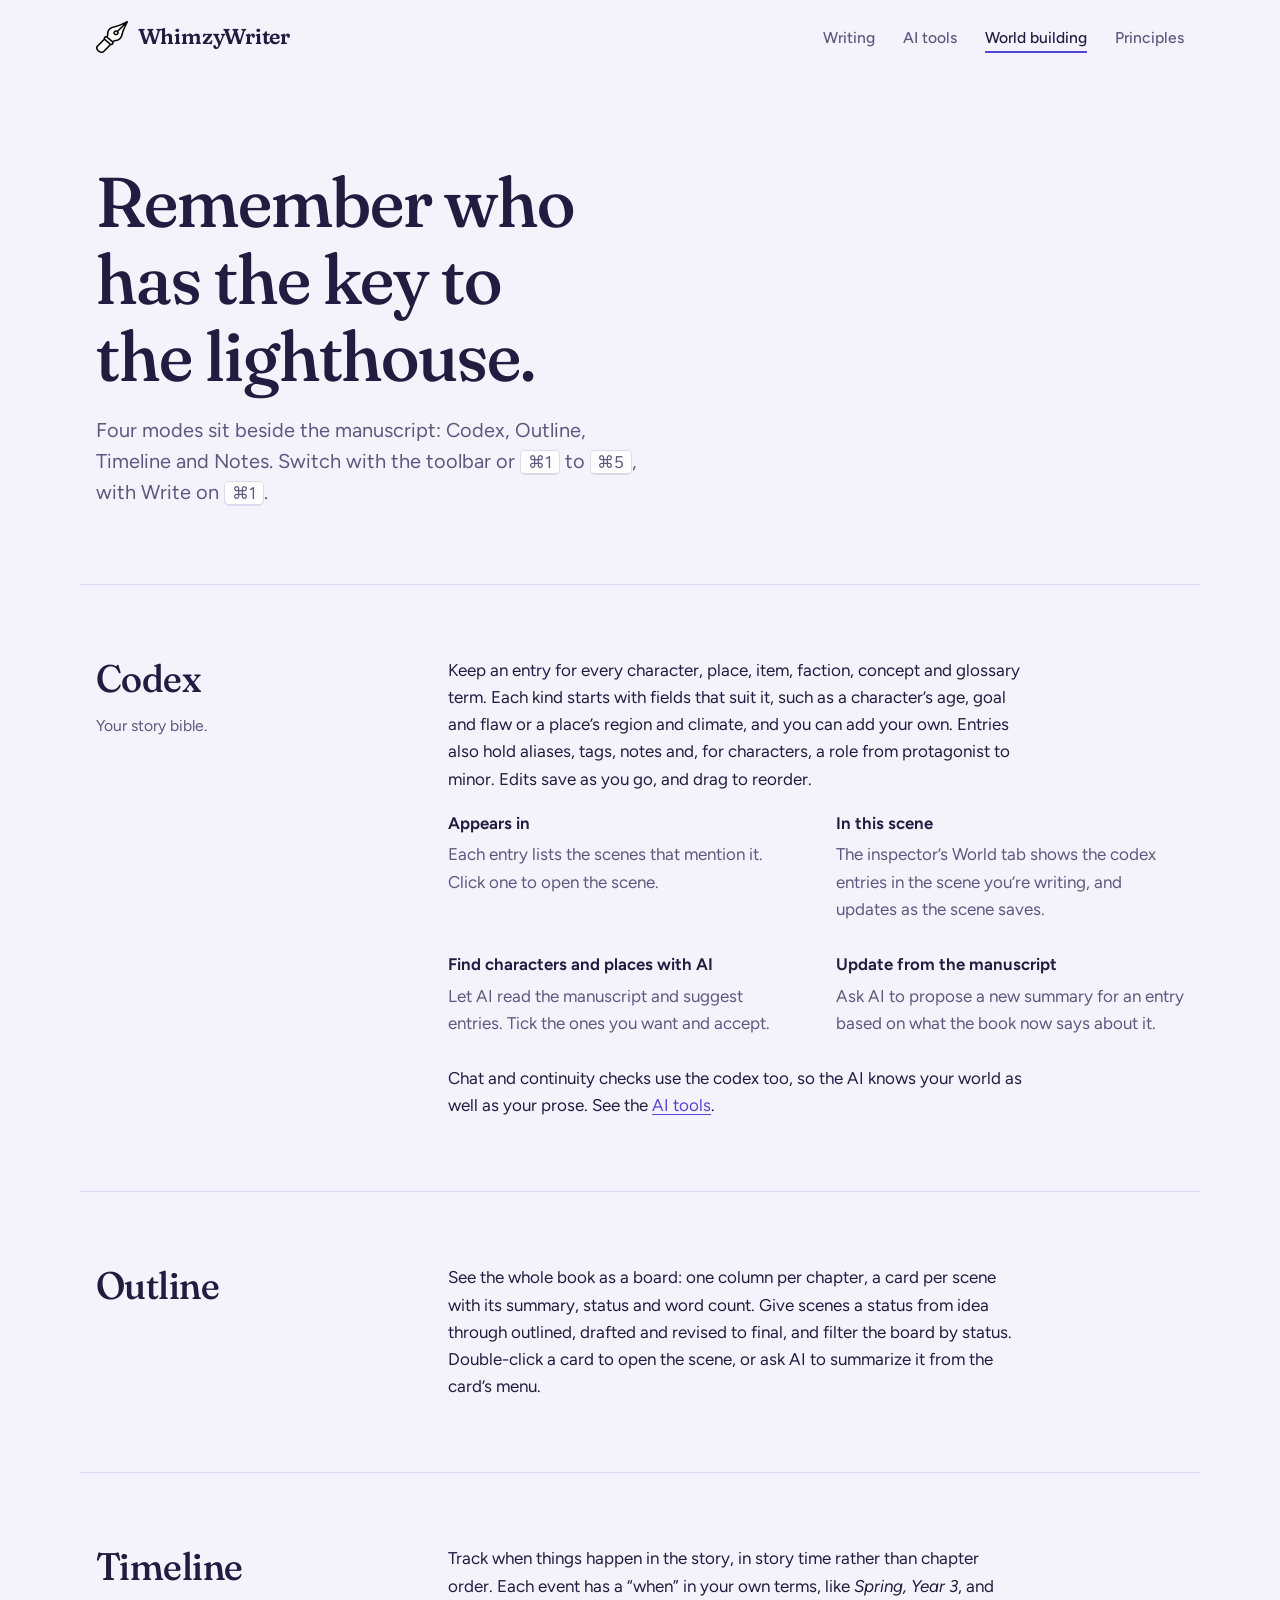
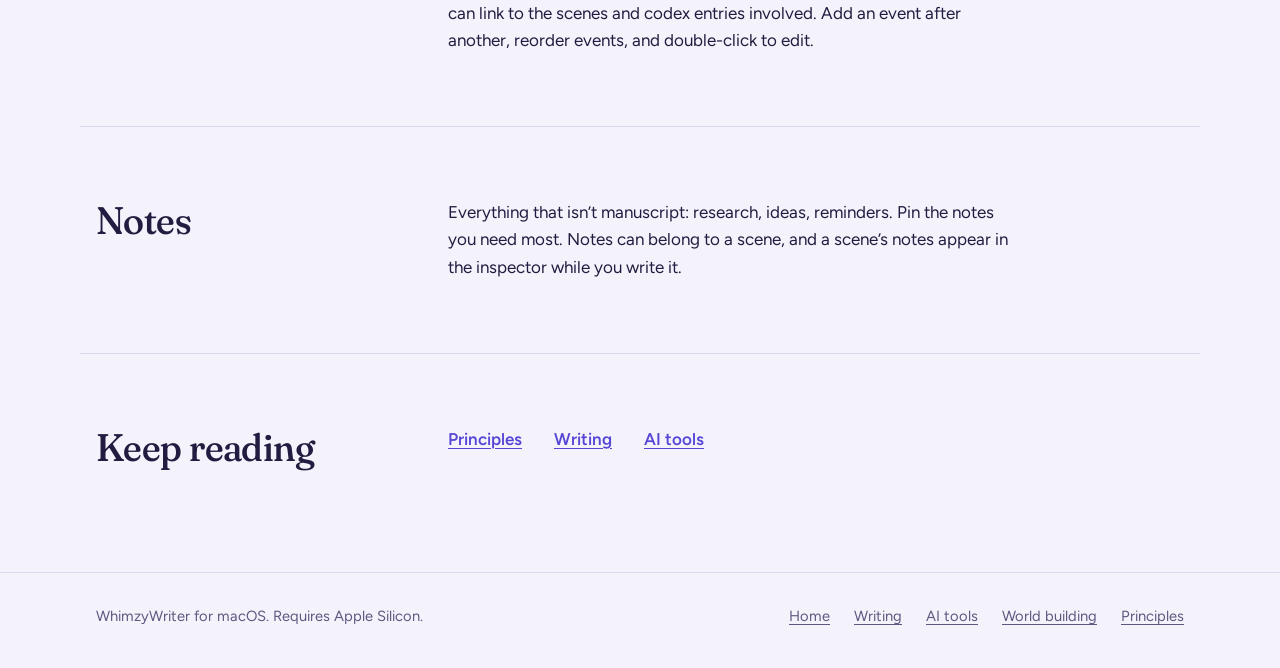
<file: world/index.html>
<!DOCTYPE html>
<html lang="en">
<head>
<meta charset="UTF-8">
<meta name="viewport" content="width=device-width, initial-scale=1.0">
<title>World building in WhimzyWriter</title>
<meta name="description" content="WhimzyWriter's codex, outline board, story timeline and notes keep characters, places and events consistent across your novel.">
<link rel="icon" type="image/png" href="../assets/icon-64.png">
<link rel="apple-touch-icon" href="../assets/icon-256.png">
<link rel="preconnect" href="https://fonts.googleapis.com">
<link rel="preconnect" href="https://fonts.gstatic.com" crossorigin>
<link href="https://fonts.googleapis.com/css2?family=Figtree:ital,wght@0,400..700;1,400..700&family=Fraunces:ital,opsz,wght,SOFT,WONK@0,9..144,300..700,0..100,0..1;1,9..144,300..700,0..100,0..1&display=swap" rel="stylesheet">
<link rel="stylesheet" href="../css/site.css">
<script>document.documentElement.classList.add("js");</script>
</head>
<body>
<a class="skip-link" href="#main">Skip to content</a>

<header class="site-header">
  <a class="wordmark" href="../"><img src="../assets/icon-64.png" alt="" width="32" height="32">WhimzyWriter</a>
  <button class="nav-toggle" type="button" aria-expanded="false" aria-controls="site-nav">Menu</button>
  <nav class="site-nav" id="site-nav" aria-label="Main">
    <ul>
      <li><a href="../editor/">Writing</a></li>
      <li><a href="../agents/">AI tools</a></li>
      <li><a href="../world/" aria-current="page">World building</a></li>
      <li><a href="../philosophy/">Principles</a></li>
    </ul>
  </nav>
</header>

<main id="main">

<div class="page-intro">
  <h1>Remember who has the key to the lighthouse.</h1>
  <p class="lede">Four modes sit beside the manuscript: Codex, Outline, Timeline and Notes. Switch with the toolbar or <kbd>⌘1</kbd> to <kbd>⌘5</kbd>, with Write on <kbd>⌘1</kbd>.</p>
</div>

<section class="chapter" aria-labelledby="codex">
  <header>
    <h2 id="codex">Codex</h2>
    <p>Your story bible.</p>
  </header>
  <div class="chapter-body">
    <p>Keep an entry for every character, place, item, faction, concept and glossary term. Each kind starts with fields that suit it, such as a character’s age, goal and flaw or a place’s region and climate, and you can add your own. Entries also hold aliases, tags, notes and, for characters, a role from protagonist to minor. Edits save as you go, and drag to reorder.</p>
    <dl class="features">
      <div>
        <dt>Appears in</dt>
        <dd>Each entry lists the scenes that mention it. Click one to open the scene.</dd>
      </div>
      <div>
        <dt>In this scene</dt>
        <dd>The inspector’s World tab shows the codex entries in the scene you’re writing, and updates as the scene saves.</dd>
      </div>
      <div>
        <dt>Find characters and places with AI</dt>
        <dd>Let AI read the manuscript and suggest entries. Tick the ones you want and accept.</dd>
      </div>
      <div>
        <dt>Update from the manuscript</dt>
        <dd>Ask AI to propose a new summary for an entry based on what the book now says about it.</dd>
      </div>
    </dl>
    <p style="margin-top:1.75rem">Chat and continuity checks use the codex too, so the AI knows your world as well as your prose. See the <a href="../agents/">AI tools</a>.</p>
  </div>
</section>

<section class="chapter" aria-labelledby="outline">
  <header>
    <h2 id="outline">Outline</h2>
  </header>
  <div class="chapter-body">
    <p>See the whole book as a board: one column per chapter, a card per scene with its summary, status and word count. Give scenes a status from idea through outlined, drafted and revised to final, and filter the board by status. Double-click a card to open the scene, or ask AI to summarize it from the card’s menu.</p>
  </div>
</section>

<section class="chapter" aria-labelledby="timeline">
  <header>
    <h2 id="timeline">Timeline</h2>
  </header>
  <div class="chapter-body">
    <p>Track when things happen in the story, in story time rather than chapter order. Each event has a “when” in your own terms, like <em>Spring, Year 3</em>, and can link to the scenes and codex entries involved. Add an event after another, reorder events, and double-click to edit.</p>
  </div>
</section>

<section class="chapter" aria-labelledby="notes">
  <header>
    <h2 id="notes">Notes</h2>
  </header>
  <div class="chapter-body">
    <p>Everything that isn’t manuscript: research, ideas, reminders. Pin the notes you need most. Notes can belong to a scene, and a scene’s notes appear in the inspector while you write it.</p>
  </div>
</section>

<section class="chapter" aria-labelledby="next">
  <header>
    <h2 id="next">Keep reading</h2>
  </header>
  <div class="chapter-body">
    <ul class="next-pages">
      <li><a href="../philosophy/">Principles</a></li>
      <li><a href="../editor/">Writing</a></li>
      <li><a href="../agents/">AI tools</a></li>
    </ul>
  </div>
</section>

</main>

<footer class="site-footer">
  <div class="wrap">
    <p>WhimzyWriter for macOS. Requires Apple Silicon.</p>
    <ul>
      <li><a href="../">Home</a></li>
      <li><a href="../editor/">Writing</a></li>
      <li><a href="../agents/">AI tools</a></li>
      <li><a href="../world/">World building</a></li>
      <li><a href="../philosophy/">Principles</a></li>
    </ul>
  </div>
</footer>

<script src="../js/site.js"></script>
</body>
</html>
</file>
<file: css/site.css>
/* WhimzyWriter website — one stylesheet for every page. */

:root {
  --paper: #f4f3fb;
  --paper-raised: #ffffff;
  --ink: #211c40;
  --ink-soft: #5d5880;
  --rule: #dcd9ee;
  --violet: #5646d6;
  --violet-wash: #e9e6fb;
  --marigold: #e3a33a;
  --marigold-wash: #fbefd8;
  --strike: #b3405c;
  --window-bar: #ebe9f5;
  --sidebar: #ecebf6;

  --font-display: "Fraunces", "Iowan Old Style", Georgia, serif;
  --font-body: "Figtree", -apple-system, BlinkMacSystemFont, "Helvetica Neue", sans-serif;

  --measure: 36rem;
  --page: 70rem;
  --gutter: 16px;
}

@media (prefers-color-scheme: dark) {
  :root:not([data-theme="light"]) {
    --paper: #16142b;
    --paper-raised: #201d3a;
    --ink: #eceaf8;
    --ink-soft: #a9a4c9;
    --rule: #34305a;
    --violet: #a297ff;
    --violet-wash: #2b2752;
    --marigold: #f0b75a;
    --marigold-wash: #3b2f1a;
    --strike: #f08aa3;
    --window-bar: #24213f;
    --sidebar: #1c1a35;
  }
}
:root[data-theme="dark"] {
  --paper: #16142b;
  --paper-raised: #201d3a;
  --ink: #eceaf8;
  --ink-soft: #a9a4c9;
  --rule: #34305a;
  --violet: #a297ff;
  --violet-wash: #2b2752;
  --marigold: #f0b75a;
  --marigold-wash: #3b2f1a;
  --strike: #f08aa3;
  --window-bar: #24213f;
  --sidebar: #1c1a35;
}

*, *::before, *::after { box-sizing: border-box; }

html { -webkit-text-size-adjust: 100%; }

body {
  margin: 0;
  background: var(--paper);
  color: var(--ink);
  font-family: var(--font-body);
  font-size: 1.0625rem;
  line-height: 1.6;
  -webkit-font-smoothing: antialiased;
}

img { max-width: 100%; height: auto; }

a { color: var(--violet); text-underline-offset: 0.18em; text-decoration-thickness: 1px; }
a:hover { text-decoration-thickness: 2px; }

:focus-visible {
  outline: 2px solid var(--violet);
  outline-offset: 3px;
  border-radius: 4px;
}

.skip-link {
  position: absolute;
  left: var(--gutter);
  top: -3rem;
  background: var(--ink);
  color: var(--paper);
  padding: 0.5rem 0.9rem;
  border-radius: 6px;
  z-index: 20;
}
.skip-link:focus { top: 0.75rem; }

/* ── Header ─────────────────────────────────────────── */

.site-header {
  max-width: var(--page);
  margin: 0 auto;
  padding: 1.25rem var(--gutter);
  display: flex;
  align-items: center;
  justify-content: space-between;
  gap: 1rem;
  position: relative;
}

.wordmark {
  display: inline-flex;
  align-items: center;
  gap: 0.6rem;
  color: var(--ink);
  text-decoration: none;
  font-family: var(--font-display);
  font-size: 1.35rem;
  font-weight: 600;
  font-variation-settings: "SOFT" 100, "WONK" 1;
  letter-spacing: -0.01em;
}
.wordmark img { width: 32px; height: 32px; }

.site-nav ul {
  list-style: none;
  margin: 0;
  padding: 0;
  display: flex;
  gap: 1.75rem;
}
.site-nav a {
  color: var(--ink-soft);
  text-decoration: none;
  font-weight: 500;
  font-size: 0.98rem;
  padding: 0.25rem 0;
  border-bottom: 2px solid transparent;
}
.site-nav a:hover { color: var(--ink); }
.site-nav a[aria-current="page"] { color: var(--ink); border-bottom-color: var(--violet); }

.nav-toggle {
  display: none;
  background: none;
  border: 1px solid var(--rule);
  color: var(--ink);
  border-radius: 8px;
  padding: 0.4rem 0.75rem;
  font: inherit;
  font-size: 0.95rem;
  cursor: pointer;
}

@media (max-width: 760px) {
  .site-header { flex-wrap: wrap; }
  .site-nav ul { flex-wrap: wrap; gap: 0.5rem 1.25rem; }
  .js .nav-toggle { display: inline-block; }
  .js .site-nav {
    display: none;
    position: absolute;
    top: 100%;
    left: var(--gutter);
    right: var(--gutter);
    background: var(--paper-raised);
    border: 1px solid var(--rule);
    border-radius: 12px;
    padding: 0.5rem 1rem;
    z-index: 10;
  }
  .js .site-nav.is-open { display: block; }
  .js .site-nav ul { flex-direction: column; gap: 0; }
  .js .site-nav li + li { border-top: 1px solid var(--rule); }
  .js .site-nav a { display: block; padding: 0.75rem 0; border-bottom: 0; }
  .js .site-nav a[aria-current="page"] { color: var(--violet); }
}

/* ── Type ───────────────────────────────────────────── */

h1, h2, h3 {
  font-family: var(--font-display);
  font-weight: 500;
  font-variation-settings: "SOFT" 50, "opsz" 72;
  line-height: 1.1;
  letter-spacing: -0.015em;
  margin: 0;
  text-wrap: balance;
}
h1 { font-size: clamp(2.5rem, 6vw, 4.4rem); }
h2 { font-size: clamp(1.7rem, 3.2vw, 2.4rem); }
h3 { font-size: 1.3rem; font-variation-settings: "SOFT" 50, "opsz" 24; line-height: 1.25; }

p { margin: 0 0 1em; max-width: var(--measure); }
.lede { font-size: 1.25rem; line-height: 1.55; color: var(--ink-soft); max-width: 34rem; }

kbd {
  font-family: var(--font-body);
  font-size: 0.85em;
  border: 1px solid var(--rule);
  border-bottom-width: 2px;
  border-radius: 5px;
  padding: 0.05em 0.4em;
  background: var(--paper-raised);
  white-space: nowrap;
}

/* ── Page frame ─────────────────────────────────────── */

main { display: block; }

.wrap {
  max-width: var(--page);
  margin: 0 auto;
  padding: 0 var(--gutter);
}

.page-intro {
  max-width: var(--page);
  margin: 0 auto;
  padding: clamp(2.5rem, 7vw, 5.5rem) var(--gutter) clamp(2rem, 5vw, 3.5rem);
}
.page-intro h1 { max-width: 15ch; margin-bottom: 1.25rem; }

/* A "chapter": heading in the margin, prose beside it, like a book with side notes. */
.chapter {
  max-width: var(--page);
  margin: 0 auto;
  padding: clamp(2.5rem, 6vw, 4.5rem) var(--gutter);
  border-top: 1px solid var(--rule);
  display: grid;
  grid-template-columns: minmax(0, 18rem) minmax(0, 1fr);
  gap: 1.5rem 4rem;
}
.chapter > header h2 { max-width: 12ch; }
.chapter > header p { color: var(--ink-soft); font-size: 0.98rem; margin-top: 0.9rem; }
.chapter-body > *:last-child { margin-bottom: 0; }

@media (max-width: 860px) {
  .chapter { grid-template-columns: minmax(0, 1fr); gap: 1.25rem; }
  .chapter > header h2 { max-width: none; }
}

/* Feature lists: plain definition lists, not cards. */
.features {
  margin: 0;
  display: grid;
  grid-template-columns: repeat(2, minmax(0, 1fr));
  gap: 1.75rem 2.5rem;
}
.features > div { max-width: 30rem; }
.features dt {
  font-weight: 650;
  font-size: 1.05rem;
  margin-bottom: 0.3rem;
}
.features dd { margin: 0; color: var(--ink-soft); }
.features.single { grid-template-columns: 1fr; }
@media (max-width: 640px) { .features { grid-template-columns: minmax(0, 1fr); } }

.plain-list { padding-left: 1.2rem; margin: 0 0 1em; max-width: var(--measure); }
.plain-list li { margin-bottom: 0.4rem; }
.plain-list li::marker { color: var(--violet); }

/* Tables for catalogs (agents, export formats). */
.table-scroll { overflow-x: auto; margin: 0 0 1.5rem; }
table.catalog {
  border-collapse: collapse;
  width: 100%;
  min-width: 30rem;
  font-size: 0.98rem;
}
.catalog th, .catalog td {
  text-align: left;
  vertical-align: top;
  padding: 0.75rem 1rem 0.75rem 0;
  border-bottom: 1px solid var(--rule);
}
.catalog th { font-weight: 650; color: var(--ink); }
.catalog thead th { font-size: 0.88rem; color: var(--ink-soft); font-weight: 600; }
.catalog td { color: var(--ink-soft); }

/* Inline marks that echo the app's own review UI. */
.mark-ai {
  text-decoration: underline;
  text-decoration-color: var(--marigold);
  text-decoration-thickness: 2px;
  text-underline-offset: 0.2em;
}
.mark-ins { background: var(--marigold-wash); border-radius: 3px; padding: 0 0.1em; }
.mark-del { color: var(--strike); text-decoration: line-through; }

/* A quiet aside for caveats that change what the reader does. */
.note {
  border-left: 3px solid var(--violet);
  padding: 0.25rem 0 0.25rem 1.1rem;
  margin: 1.5rem 0;
  color: var(--ink-soft);
  max-width: var(--measure);
}
.note p:last-child { margin-bottom: 0; }

/* ── Home hero ──────────────────────────────────────── */

.hero {
  max-width: var(--page);
  margin: 0 auto;
  padding: clamp(2rem, 6vw, 4.5rem) var(--gutter) clamp(3rem, 7vw, 5.5rem);
  display: grid;
  grid-template-columns: minmax(0, 0.9fr) minmax(0, 1.1fr);
  gap: 3.5rem;
  align-items: center;
}
.hero h1 {
  font-size: clamp(2.6rem, 6.2vw, 4.8rem);
  font-variation-settings: "SOFT" 100, "WONK" 1, "opsz" 144;
  font-weight: 450;
  margin-bottom: 1.5rem;
}
.hero .lede { margin-bottom: 1.75rem; }
.availability { font-size: 0.95rem; color: var(--ink-soft); margin: 0; }
.availability strong { color: var(--ink); font-weight: 600; }

@media (max-width: 920px) {
  .hero { grid-template-columns: 1fr; gap: 2.5rem; }
}

/* The app window mock — the one bold element on the site. */
.window {
  margin: 0;
  background: var(--paper-raised);
  border: 1px solid var(--rule);
  border-radius: 14px;
  box-shadow: 0 1px 0 var(--rule), 0 24px 60px -28px rgba(33, 28, 64, 0.45);
  overflow: hidden;
  font-size: 0.82rem;
  line-height: 1.5;
}
.window-bar {
  display: flex;
  align-items: center;
  gap: 0.75rem;
  padding: 0.6rem 0.9rem;
  background: var(--window-bar);
  border-bottom: 1px solid var(--rule);
}
.lights { display: flex; gap: 6px; }
.lights span { width: 11px; height: 11px; border-radius: 50%; background: #ec6a5e; }
.lights span:nth-child(2) { background: #f4bf4f; }
.lights span:nth-child(3) { background: #61c554; }
.modes {
  margin: 0 auto;
  display: flex;
  gap: 2px;
  background: var(--paper);
  border: 1px solid var(--rule);
  border-radius: 7px;
  padding: 2px;
}
.modes span { padding: 0.1rem 0.55rem; border-radius: 5px; color: var(--ink-soft); }
.modes span.on { background: var(--paper-raised); color: var(--ink); box-shadow: 0 0 0 1px var(--rule); }

.window-body { display: grid; grid-template-columns: 9.5rem minmax(0, 1fr); min-height: 22rem; }
.tree {
  background: var(--sidebar);
  border-right: 1px solid var(--rule);
  padding: 0.8rem 0.6rem;
  color: var(--ink-soft);
}
.tree p { margin: 0; max-width: none; }
.tree .ch { color: var(--ink); font-weight: 600; margin-top: 0.6rem; }
.tree .ch:first-child { margin-top: 0; }
.tree .sc { padding: 0.12rem 0.45rem; margin-left: 0.4rem; border-radius: 5px; display: flex; justify-content: space-between; gap: 0.4rem; }
.tree .sc small { opacity: 0.7; }
.tree .sc.on { background: var(--violet-wash); color: var(--ink); }

.canvas { padding: 1.6rem clamp(1rem, 3vw, 2.2rem) 1.2rem; position: relative; }
.canvas h3 {
  font-size: 1.15rem;
  margin-bottom: 0.9rem;
  font-variation-settings: "SOFT" 100, "WONK" 1, "opsz" 36;
}
.canvas p {
  font-family: var(--font-display);
  font-variation-settings: "opsz" 12;
  font-size: 0.95rem;
  line-height: 1.65;
  text-indent: 1.4em;
  margin: 0;
  max-width: none;
}
.canvas p:first-of-type { text-indent: 0; }

.review {
  margin-top: 1rem;
  display: flex;
  flex-wrap: wrap;
  align-items: center;
  gap: 0.5rem;
  padding: 0.55rem 0.7rem;
  border: 1px solid var(--rule);
  border-radius: 9px;
  background: var(--paper);
  font-family: var(--font-body);
}
.review .what { color: var(--ink-soft); margin-right: auto; }
.review .btn { padding: 0.15rem 0.65rem; border-radius: 6px; border: 1px solid var(--rule); background: var(--paper-raised); color: var(--ink); }
.review .btn.accept { background: var(--violet); border-color: var(--violet); color: #fff; }

.status {
  display: flex;
  justify-content: space-between;
  gap: 1rem;
  padding: 0.45rem 0.9rem;
  border-top: 1px solid var(--rule);
  color: var(--ink-soft);
  font-size: 0.75rem;
  background: var(--window-bar);
}

.window-caption { font-size: 0.9rem; color: var(--ink-soft); margin-top: 0.85rem; max-width: none; }

@media (max-width: 520px) {
  .window-body { grid-template-columns: 1fr; }
  .tree { display: none; }
  .modes span:nth-child(n+4) { display: none; }
}

/* The diff "writes itself" once on load: the struck words fade, the new words appear. */
@media (prefers-reduced-motion: no-preference) {
  .window .mark-del { animation: strike-in 0.6s 0.9s both; }
  .window .mark-ins { animation: ink-in 0.8s 1.4s both; }
  .window .review { animation: ink-in 0.5s 2.1s both; }
}
@keyframes strike-in { from { text-decoration-color: transparent; color: var(--ink); } }
@keyframes ink-in { from { opacity: 0; } }

/* ── Home sections ──────────────────────────────────── */

.steps { list-style: none; counter-reset: step; padding: 0; margin: 0; display: grid; gap: 1.25rem; max-width: var(--measure); }
.steps li { counter-increment: step; display: grid; grid-template-columns: 2.2rem 1fr; gap: 0.75rem; }
.steps li::before {
  content: counter(step);
  font-family: var(--font-display);
  font-size: 1.5rem;
  line-height: 1.1;
  color: var(--violet);
}
.steps strong { display: block; font-weight: 650; }
.steps span { color: var(--ink-soft); }

.coming { columns: 2; column-gap: 2.5rem; padding-left: 1.2rem; margin: 0; }
.coming li { break-inside: avoid; margin-bottom: 0.6rem; color: var(--ink-soft); }
.coming li strong { color: var(--ink); font-weight: 600; }
@media (max-width: 640px) { .coming { columns: 1; } }

.next-pages { display: flex; flex-wrap: wrap; gap: 0.75rem 2rem; margin: 0; padding: 0; list-style: none; }
.next-pages a { font-weight: 600; }

/* ── Footer ─────────────────────────────────────────── */

.site-footer {
  border-top: 1px solid var(--rule);
  margin-top: 2rem;
}
.site-footer .wrap {
  padding-top: 2rem;
  padding-bottom: 2.5rem;
  display: flex;
  flex-wrap: wrap;
  justify-content: space-between;
  gap: 1rem 2rem;
  color: var(--ink-soft);
  font-size: 0.92rem;
}
.site-footer p { margin: 0; }
.site-footer ul { list-style: none; margin: 0; padding: 0; display: flex; flex-wrap: wrap; gap: 0.5rem 1.5rem; }
.site-footer a { color: var(--ink-soft); }
</file>
